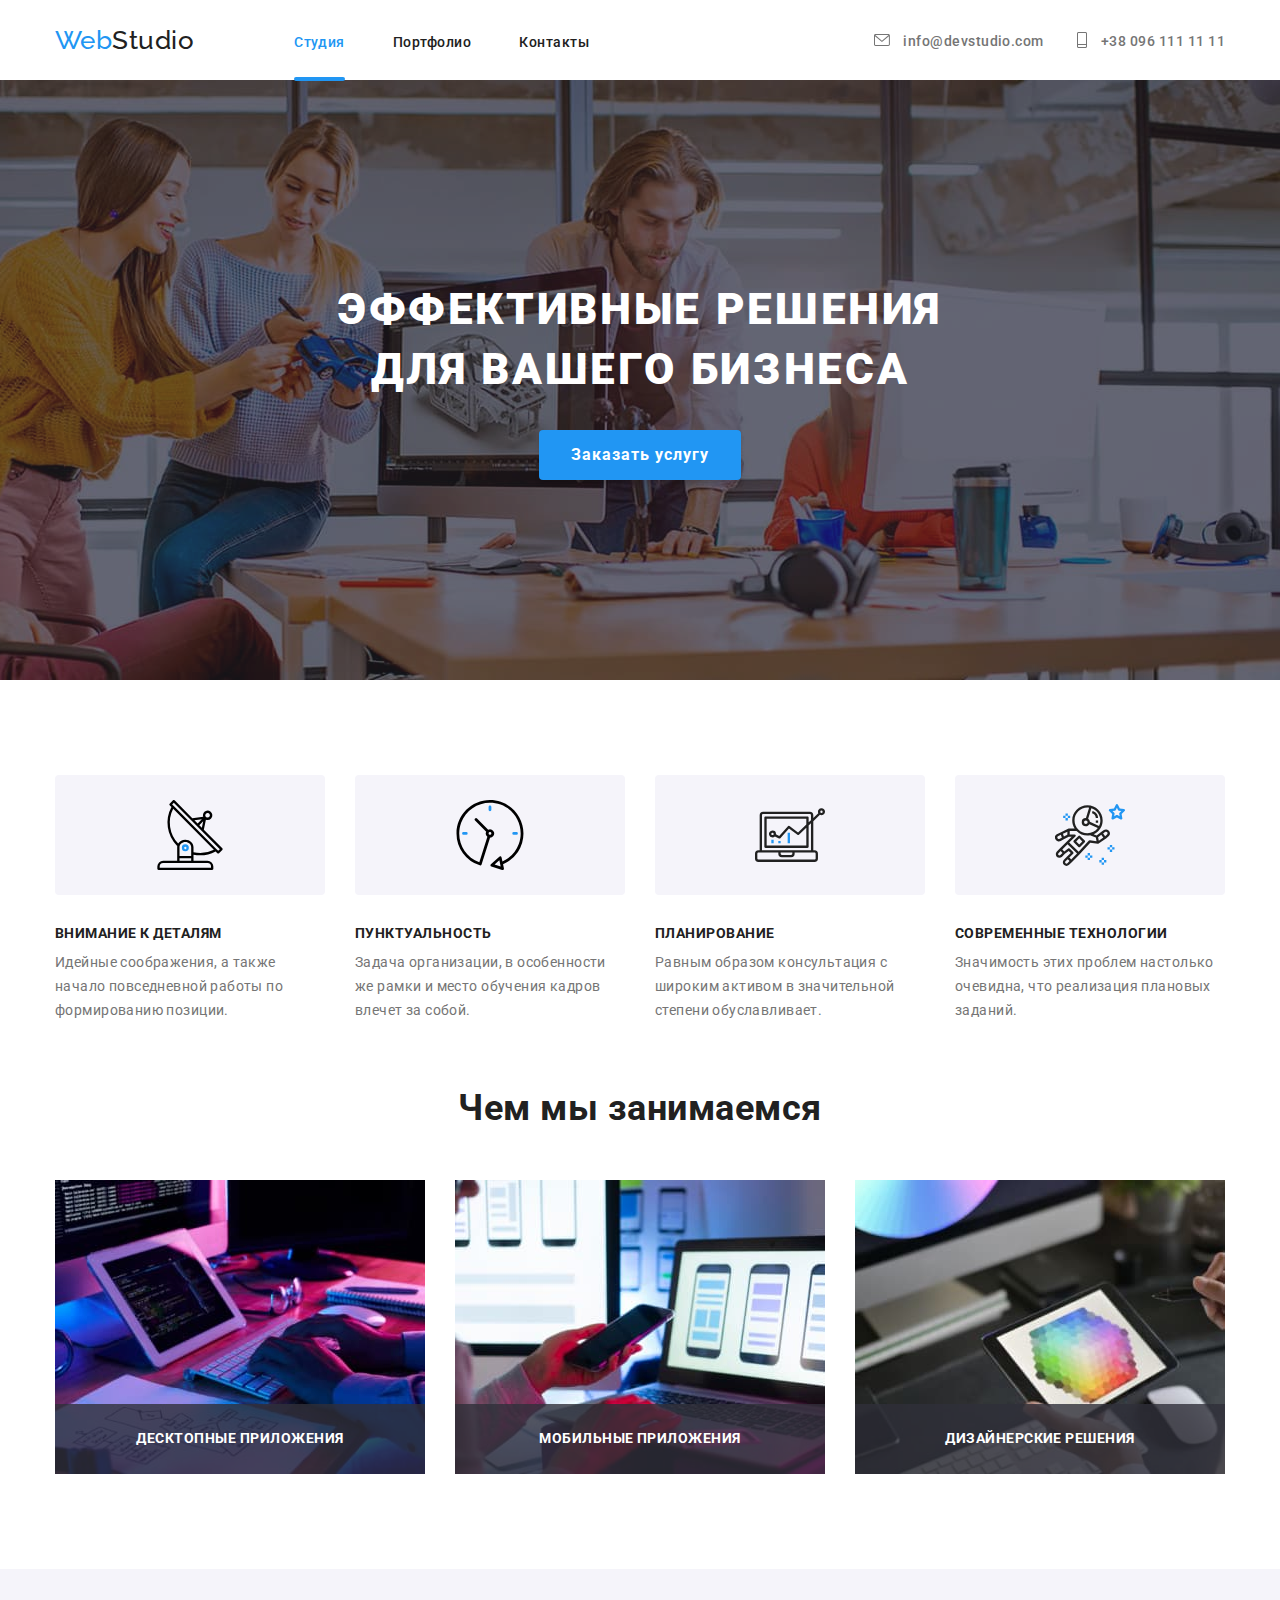
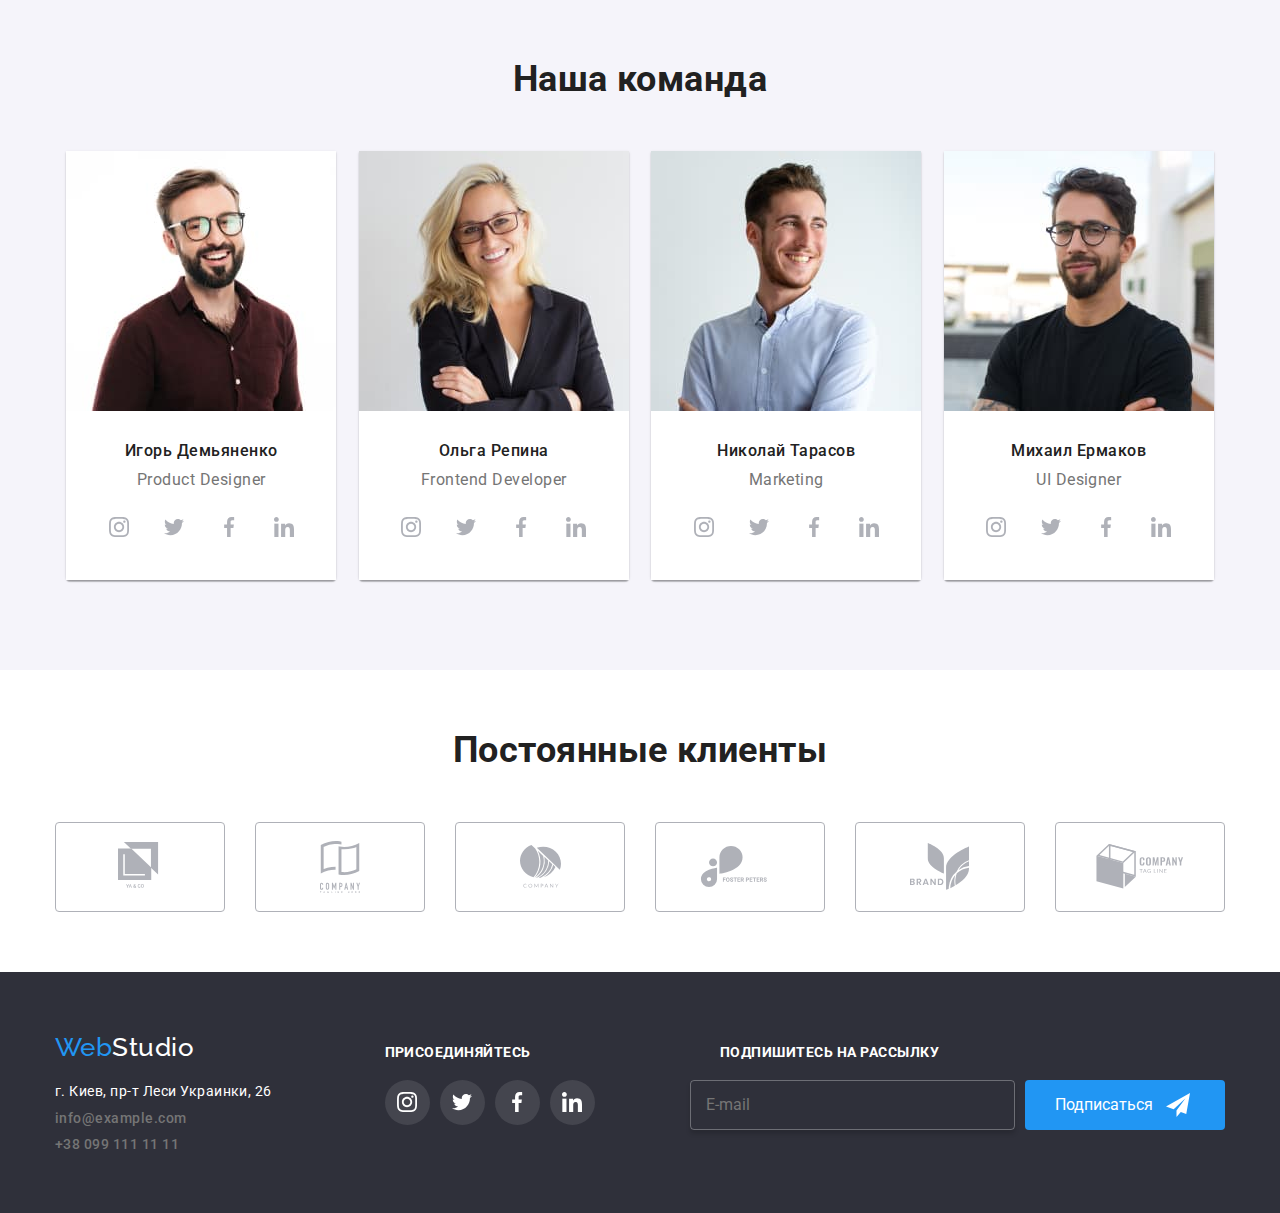
<file: index.html>
<!DOCTYPE html>
<html lang="en">
  <head>
    <meta charset="UTF-8" />
    <meta http-equiv="X-UA-Compatible" content="IE=edge" />
    <meta name="viewport" content="width=device-width, initial-scale=1.0" />
    <title>Document</title>
    <link rel="preconnect" href="https://fonts.gstatic.com" />
    <link
      href="https://fonts.googleapis.com/css2?family=Raleway:wght@700&family=Roboto:wght@400;500;700;900&display=swap"
      rel="stylesheet"
    />
    <link
      rel="stylesheet"
      href="https://cdnjs.cloudflare.com/ajax/libs/modern-normalize/1.0.0/modern-normalize.min.css"
    />
    <link rel="stylesheet" href="css/main.css" />
  </head>
  <body>
    <!-- Шапка -->
    <header class="navigation">
      <div class="container">
        <nav class="main-nav ">
          <a class="link logo" href="index.html">
            <span class="logo__highlight">Web</span>Studio
          </a>
          <ul class="menu-nav list">
            <li class="menu-nav__item">
              <a class="link menu-nav__link active" href="index.html">Студия</a></li>
            <li class="menu-nav__item">
              <a class="link menu-nav__link" href="portfolio.html">Портфолио</a>
            </li>
            <li class="menu-nav__item"><a class="link menu-nav__link" href="#">Контакты</a></li>
          </ul>
          <div class="contacts">
            <ul class="list">
              <li class="contacts__item">
                <a class="link contacts__link" href="mailto:info@devstudio.com">
                  <svg class="icon" width="16" height="12">
                    <use href="./images/icons/sprite.svg#icon-envelope"></use>
                  </svg>
                  info@devstudio.com
                </a>
              </li>
              <li class="contacts__item">
                <a class="link contacts__link" href="tel:+380961111111">
                  <svg class="icon phone" width="10" height="16">
                    <use href="./images/icons/sprite.svg#icon-telephone"></use>
                  </svg>
                  +38 096 111 11 11
                </a>
              </li>
            </ul>
          </div>
          <div id="btn-open" class="hamburger" data-menu-button>
            <span class="bar"></span>
            <span class="bar"></span>
            <span class="bar"></span>
        </div>
        </nav> 
      </div>
       <div class="menu toggle" data-menu>
        <div id="btn-close" class="hamburger toggle close__icon" data-menu-button>
          <span class="bar"></span>
          <span class="bar"></span>
          <span class="bar"></span>
        </div>
        <ul class="menu__list list">
          <li class="menu-nav__item"><a class="menu-nav__link active" href="index.html">Студия</a></li>
          <li class="menu-nav__item"><a class="menu-nav__link" href="portfolio.html">Портфолио</a></li>
          <li class="menu-nav__item"><a class="menu-nav__link" href="#">Контакты</a></li>
        </ul>
        <div class="contacts">
          <ul class="list">
            <li class="contacts__item"><a class="link contacts__link tel" href="tel:+380961111111">+38 096 111 11 11</a></li>
            <li class="contacts__item"><a class="link contacts__link email" href="mailto:info@devstudio.com">info@devstudio.com</a></li>
          </ul>
          
        </div>
        <ul class="list social-networks">
          <li><a class="" href="">Instagram</a></li>
          <li><a class="" href="">Twitter</a></li>
          <li><a class="" href="">Facebook</a></li>
          <li><a class="" href="">LinkedIn</a></li>
        </ul>
        
      </div> 
    </header> 
    <!-- Main -->
    <main>
      <section class="banner">
        <picture>
          <source srcset="./images/imgfigma/hero/hero.desktop.jpg 1x, ./images/imgfigma/hero/hero.desktop@2x.jpg 2x" media="(min-width: 1200px)" sizes="" type="image/jpg" />
          <source srcset="./images/imgfigma/hero/hero.tablet.jpg 1x, ./images/imgfigma/hero/hero.tablet@2x.jpg 2x" media="(min-width: 768px)" sizes="" type="image/jpg" />
          <source srcset="./images/imgfigma/hero/hero.mobile.jpg 1x, ./images/imgfigma/hero/hero.mobile@2x.jpg 2x" media="(max-width: 767.98px)" sizes="" type="image/jpg" />
       </picture>
        <div class="hero">
          <div class="hero-wrapper">
            <h1 class="hero__title">Эффективные решения для вашего бизнеса</h1>
            <button type="button" class="button" data-modal-open>Заказать услугу</button>
          </div>
        </div>
      </section>
      <!-- Features -->
      <section class="features">
        <div class="container">
          <ul class="list features__list">
            <li class="features__item">
              <div class="features__block">
              <svg class="icon icon-c" width="70" height="70">
                <use href="./images/icons/sprite.svg#icon-antenna"></use>
              </svg>
            </div>
              <h3 class="features__title ">Внимание к деталям</h3>
              <p class="features__text">
                Идейные соображения, а также начало повседневной работы по
                формированию позиции.
              </p>
            </li>
            <li class="features__item">
              <div class="features__block">
              <svg class="icon" width="70" height="70">
                <use href="./images/icons/sprite.svg#icon-clock"></use>
              </svg>
              </div>
              <h3 class="features__title">Пунктуальность</h3>
              <p class="features__text">
                Задача организации, в особенности же рамки и место обучения
                кадров влечет за собой.
              </p>
            </li>
            <li class="features__item">
              <div class="features__block">
              <svg class="icon" width="70" height="70">
                <use href="./images/icons/sprite.svg#icon-diagram"></use>
              </svg>
              </div>
              <h3 class="features__title">Планирование</h3>
              <p class="features__text">
                Равным образом консультация с широким активом в значительной
                степени обуславливает.
              </p>
            </li>
            <li class="features__item">
              <div class="features__block">
              <svg class="icon" width="70" height="70">
                <use href="./images/icons/sprite.svg#icon-astronaut"></use>
              </svg>
              </div>
              <h3 class="features__title">Современные технологии</h3>
              <p class="features__text">
                Значимость этих проблем настолько очевидна, что реализация
                плановых заданий.
              </p>
            </li>
          </ul>
        </div>
      </section>
        <section class="works">
        <div class="container">
          <h2 class="section-heading">Чем мы занимаемся</h2>
          <ul class="list works__list">
            <li class="works__item">
              <picture>
                <source srcset="./images/imgfigma/box/box1.jpg 1x, ./images/imgfigma/box/box1@2x.jpg 2x" media="(min-width: 1200px)" sizes="" type="" />
                <img src="./images/imgfigma/box/box1.jpg"  width="370"  height="294" alt="Проектирование"/>
              </picture>
              <div class="works__way">
                  <h3 class=" works__title works__text">Десктопные приложения</h3>
              </div>
            </li>
            <li class="works__item">
              <picture>
                <source srcset="./images/imgfigma/box/box2.jpg 1x, ./images/imgfigma/box/box2@2x.jpg 2x" media="(min-width: 1200px)" sizes="" type="" />
                <img src="./images/imgfigma/box/box2.jpg" width="370" height="294" alt="Дизайн" />
              </picture>
              <div class="works__way">
              <h3 class=" works__title works__text">Мобильные приложения</h3>
            </div>
          </li>
            <li class="works__item">
              <picture>
                <source srcset="./images/imgfigma/box/box3.jpg 1x, ./images/imgfigma/box/box3@2x.jpg 2x" media="(min-width: 1200px)" sizes="" type="" />
                <img src="./images/imgfigma/box/box3.jpg" width="370" height="294" alt="Дизайн" />
              </picture>
              <div class="works__way">
              <h3 class=" works__title works__text">Дизайнерские решения</h3>
              </div>
            </li>
          </ul>
        </div>
      </section> 
       <section class="team">
        <div class="container">
          <h2 class="section-heading">Наша команда</h2>
          <ul class="list team__list">
            <li class="team__card">
              <picture>
                <source srcset="./images/imgfigma/team/desktop/i.d.desktop.jpg 1x, ./images/imgfigma/team/desktop/i.d.desktop@2x.jpg 2x" media="(min-width: 1200px)" sizes="" type="image/jpg" />
                <source srcset="./images/imgfigma/team/tablet/i.d.tablet.jpg 1x, ./images/imgfigma/team/tablet/i.d.tablet@2x.jpg 2x" media="(min-width: 768px)" sizes="" type="image/jpg" />
                <source srcset="./images/imgfigma/team/mobile/i.d.mobile.jpg 1x, ./images/imgfigma/team/mobile/i.d.mobile@2x.jpg 2x" media="(max-width: 767.98px)" sizes="" type="image/jpg" />
                <img src="./images/photo1.jpg" alt="Игорь Демьяненко" /> 
              </picture>
              <div class="team__body">
                <h3 class="person">Игорь Демьяненко</h3>
                <p class="team__item">Product Designer</p>
                <ul class="list social-icons flex-container">
                  <li class="social-icons__item">
                    <a
                      href=""
                      class="social-icons__link"
                      target="_blank"
                      rel="noopener noreferrer"
                    >
                      <svg class="icon">
                        <use
                          href="./images/icons/sprite.svg#icon-instagram"
                        ></use>
                      </svg>
                    </a>
                  </li>
                  <li class="social-icons__item">
                    <a
                      href=""
                      class="social-icons__link"
                      target="_blank"
                      rel="noopener noreferrer"
                    >
                      <svg class="icon">
                        <use
                          href="./images/icons/sprite.svg#icon-twitter"
                        ></use>
                      </svg>
                    </a>
                  </li>
                  <li class="social-icons__item">
                    <a
                      href=""
                      class="social-icons__link"
                      target="_blank"
                      rel="noopener noreferrer"
                    >
                      <svg class="icon">
                        <use
                          href="./images/icons/sprite.svg#icon-facebook"
                        ></use>
                      </svg>
                    </a>
                  </li>
                  <li class="social-icons__item">
                    <a
                      href=""
                      class="social-icons__link"
                      target="_blank"
                      rel="noopener noreferrer"
                    >
                      <svg class="icon">
                        <use
                          href="./images/icons/sprite.svg#icon-linkedin"
                        ></use>
                      </svg>
                    </a>
                  </li>
                </ul>
              </div>
            </li>
            <li class="team__card">
              <picture>
                <source srcset="./images/imgfigma/team/desktop/o.r.desktop.jpg 1x, ./images/imgfigma/team/desktop/o.r.desktop@2x.jpg 2x" media="(min-width: 1200px)" sizes="" type="image/jpg" />
                <source srcset="./images/imgfigma/team/tablet/o.r.tablet.jpg 1x, ./images/imgfigma/team/tablet/o.r.tablet@2x.jpg 2x" media="(min-width: 768px)" sizes="" type="image/jpg" />
                <source srcset="./images/imgfigma/team/mobile/o.r.mobile.jpg 1x, ./images/imgfigma/team/mobile/o.r.mobile@2x.jpg 2x" media="(max-width: 767.98px)" sizes="" type="image/jpg" />
              <img src="./images/photo2.jpg" alt="Ольга Репина" />
              </picture>
              <div class="team__body">
                <h3 class="person">Ольга Репина</h3>
                <p class="team__item">Frontend Developer</p>
                <ul class="list social-icons flex-container">
                  <li class="social-icons__item">
                    <a
                      href=""
                      class="social-icons__link"
                      target="_blank"
                      rel="noopener noreferrer"
                    >
                      <svg class="icon">
                        <use
                          href="./images/icons/sprite.svg#icon-instagram"
                        ></use>
                      </svg>
                    </a>
                  </li>
                  <li class="social-icons__item">
                    <a
                      href=""
                      class="social-icons__link"
                      target="_blank"
                      rel="noopener noreferrer"
                    >
                      <svg class="icon">
                        <use
                          href="./images/icons/sprite.svg#icon-twitter"
                        ></use>
                      </svg>
                    </a>
                  </li>
                  <li class="social-icons__item">
                    <a
                      href=""
                      class="social-icons__link"
                      target="_blank"
                      rel="noopener noreferrer"
                    >
                      <svg class="icon">
                        <use
                          href="./images/icons/sprite.svg#icon-facebook"
                        ></use>
                      </svg>
                    </a>
                  </li>
                  <li class="social-icons__item">
                    <a
                      href=""
                      class="social-icons__link"
                      target="_blank"
                      rel="noopener noreferrer"
                    >
                      <svg class="icon">
                        <use
                          href="./images/icons/sprite.svg#icon-linkedin"
                        ></use>
                      </svg>
                    </a>
                  </li>
                </ul>
              </div>
            </li>
            <li class="team__card">
              <picture>
                <source srcset="./images/imgfigma/team/desktop/n.t.desktop.jpg 1x, ./images/imgfigma/team/desktop/n.t.desktop@2x.jpg 2x" media="(min-width: 1200px)" sizes="" type="image/jpg" />
                <source srcset="./images/imgfigma/team/tablet/n.t.tablet.jpg 1x, ./images/imgfigma/team/tablet/n.t.tablet@2x.jpg 2x" media="(min-width: 768px)" sizes="" type="image/jpg" />
                <source srcset="./images/imgfigma/team/mobile/n.t.mobile.jpg 1x, ./images/imgfigma/team/mobile/n.t.mobile@2x.jpg 2x" media="(max-width: 767.98px)" sizes="" type="image/jpg" />
              <img src="./images/photo3.jpg" alt="Николай Тарасов" />
             </picture>
              <div class="team__body">
                <h3 class="person">Николай Тарасов</h3>
                <p class="team__item">Marketing</p>
                <ul class="list social-icons flex-container">
                  <li class="social-icons__item">
                    <a
                      href=""
                      class="social-icons__link"
                      target="_blank"
                      rel="noopener noreferrer"
                    >
                      <svg class="icon">
                        <use
                          href="./images/icons/sprite.svg#icon-instagram"
                        ></use>
                      </svg>
                    </a>
                  </li>
                  <li class="social-icons__item">
                    <a
                      href=""
                      class="social-icons__link"
                      target="_blank"
                      rel="noopener noreferrer"
                    >
                      <svg class="icon">
                        <use
                          href="./images/icons/sprite.svg#icon-twitter"
                        ></use>
                      </svg>
                    </a>
                  </li>
                  <li class="social-icons__item">
                    <a
                      href=""
                      class="social-icons__link"
                      target="_blank"
                      rel="noopener noreferrer"
                    >
                      <svg class="icon">
                        <use
                          href="./images/icons/sprite.svg#icon-facebook"
                        ></use>
                      </svg>
                    </a>
                  </li>
                  <li class="social-icons__item">
                    <a
                      href=""
                      class="social-icons__link"
                      target="_blank"
                      rel="noopener noreferrer"
                    >
                      <svg class="icon">
                        <use
                          href="./images/icons/sprite.svg#icon-linkedin"
                        ></use>
                      </svg>
                    </a>
                  </li>
                </ul>
              </div>
            </li>
            <li class="team__card">
              <picture>
                <source srcset="./images/imgfigma/team/desktop/m.e.desktop.jpg 1x, ./images/imgfigma/team/desktop/m.e.desktop@2x.jpg 2x" media="(min-width: 1200px)" sizes="" type="image/jpg" />
                <source srcset="./images/imgfigma/team/tablet/m.e.tablet.jpg 1x, ./images/imgfigma/team/tablet/m.e.tablet@2x.jpg 2x" media="(min-width: 768px)" sizes="" type="image/jpg" />
                <source srcset="./images/imgfigma/team/mobile/m.e.mobile.jpg 1x, ./images/imgfigma/team/mobile/m.e.mobile@2x.jpg 2x" media="(max-width: 767.98px)" sizes="" type="image/jpg" />
                <img src="./images/photo4.jpg" alt="Михаил Ермаков" />
             </picture>
              <div class="team__body">
                <h3 class="person">Михаил Ермаков</h3>
                <p class="team__item">UI Designer</p>
                <ul class="list social-icons flex-container">
                  <li class="social-icons__item">
                    <a
                      href=""
                      class="social-icons__link"
                      target="_blank"
                      rel="noopener noreferrer"
                    >
                      <svg class="icon">
                        <use
                          href="./images/icons/sprite.svg#icon-instagram"
                        ></use>
                      </svg>
                    </a>
                  </li>
                  <li class="social-icons__item">
                    <a
                      href=""
                      class="social-icons__link"
                      target="_blank"
                      rel="noopener noreferrer"
                    >
                      <svg class="icon">
                        <use
                          href="./images/icons/sprite.svg#icon-twitter"
                        ></use>
                      </svg>
                    </a>
                  </li>
                  <li class="social-icons__item">
                    <a
                      href=""
                      class="social-icons__link"
                      target="_blank"
                      rel="noopener noreferrer"
                    >
                      <svg class="icon">
                        <use
                          href="./images/icons/sprite.svg#icon-facebook"
                        ></use>
                      </svg>
                    </a>
                  </li>
                  <li class="social-icons__item">
                    <a
                      href=""
                      class="social-icons__link"
                      target="_blank"
                      rel="noopener noreferrer"
                    >
                      <svg class="icon">
                        <use
                          href="./images/icons/sprite.svg#icon-linkedin"
                        ></use>
                      </svg>
                    </a>
                  </li>
                </ul>
              </div>
            </li>
          </ul>
        </div>
      </section>
       <section class="customers">
        <div class="container">
          <h2 class="section-heading">Постоянные клиенты</h2>
          <ul class="list customer__list">
            <li class="customer__item">
              <a
                href=""
                class="customer__link"
                target="_blank"
                rel="noopener noreferrer"
              >
                <svg class="icon" width="44" height="49">
                  <use href="./images/icons/sprite.svg#icon-company1"></use>
                </svg>
              </a>
            </li>
            <li class="customer__item">
              <a
                href=""
                class="customer__link"
                target="_blank"
                rel="noopener noreferrer"
              >
                <svg class="icon" width="40" height="52">
                  <use href="./images/icons/sprite.svg#icon-company2"></use>
                </svg>
              </a>
            </li>
            <li class="customer__item">
              <a
                href=""
                class="customer__link"
                target="_blank"
                rel="noopener noreferrer"
              >
                <svg class="icon" width="41" height="43">
                  <use href="./images/icons/sprite.svg#icon-company3"></use>
                </svg>
              </a>
            </li>
            <li class="customer__item">
              <a
                href=""
                class="customer__link"
                target="_blank"
                rel="noopener noreferrer"
              >
                <svg class="icon" width="80" height="42">
                  <use href="./images/icons/sprite.svg#icon-company4"></use>
                </svg>
              </a>
            </li>
            <li class="customer__item">
              <a
                href=""
                class="customer__link"
                target="_blank"
                rel="noopener noreferrer"
              >
                <svg class="icon" width="59" height="47">
                  <use href="./images/icons/sprite.svg#icon-company5"></use>
                </svg>
              </a>
            </li>
            <li class="customer__item">
              <a
                href=""
                class="customer__link"
                target="_blank"
                rel="noopener noreferrer"
              >
                <svg class="icon" width="88" height="45">
                  <use href="./images/icons/sprite.svg#icon-company6"></use>
                </svg>
              </a>
            </li>
          </ul>

        </div>
      </section>
    </main> 
    <!-- Подвал -->
     <footer class="footer">
       
      <div class="container">
        <div class="footer__blocks">
          <div class="contacts__logo">
            <a class="link logo" href="index.html">
              <span class="logo__highlight">Web</span>Studio
            </a>
            <address>
              <p class="footer__contacts">г. Киев, пр-т Леси Украинки, 26</p>
              <ul class="list">
                <li class="footer__contacts">
                  <a class="link footer__contacts-grey" href="mailto:info@example.com"
                    >info@example.com</a
                  >
                </li>
                <li class="footer__contacts ">
                  <a class="link footer__contacts-grey" href="tel:+380991111111">+38 099 111 11 11</a>
                </li>
              </ul>
            </address>
          </div>
          <div class="join-social-links">
            <h3 class="subscription__text">Присоединяйтесь</h3>
            <ul class="list flex-container social-icons">
              <li class="social-icons__item">
                <a
                  href=""
                  class="social-icons__link"
                  target="_blank"
                  rel="noopener noreferrer"
                >
                  <svg class="icon">
                    <use href="./images/icons/sprite.svg#icon-instagram"></use>
                  </svg>
                </a>
              </li>
              <li class="social-icons__item">
                <a
                  href=""
                  class="social-icons__link"
                  target="_blank"
                  rel="noopener noreferrer"
                >
                  <svg class="icon">
                    <use href="./images/icons/sprite.svg#icon-twitter"></use>
                  </svg>
                </a>
              </li>
              <li class="social-icons__item">
                <a
                  href=""
                  class="social-icons__link"
                  target="_blank"
                  rel="noopener noreferrer"
                >
                  <svg class="icon">
                    <use href="./images/icons/sprite.svg#icon-facebook"></use>
                  </svg>
                </a>
              </li>
              <li class="social-icons__item">
                <a
                  href=""
                  class="social-icons__link"
                  target="_blank"
                  rel="noopener noreferrer"
                >
                  <svg class="icon">
                    <use href="./images/icons/sprite.svg#icon-linkedin"></use>
                  </svg>
                </a>
              </li>
            </ul>
          </div>
            <div class="subscription">
            <h3 class="subscription__text">Подпишитесь на рассылку</h3>
            <form class="subscription__form">
            <input class="subscription__input" type="text" name="email" placeholder="E-mail">
            <div class="footer-icon">
            <button class="subscription__button" type="submit">Подписаться</button>
            <svg class="form-button-icon" width="24" height="24">
              <use href="./images/icons/sprite.svg#icon-send-telegramm"></use>
            </svg>
          </div>
            </form>
          </div> 
        </div>
      </div>
    </footer>
    <!-- <img src="./images/svg/satellite-dish.svg" alt="icon" /> -->
    <div class="backdrop is-hidden" data-modal>
      <div class="modal" >
        <button type="button" class="modal-button"  data-modal-close>
          <svg class="modal-icon-close" width="18" height="18"> 
            <use href="./images/icons/sprite.svg#icon-close"></use>
          </svg>
        </button>
          <p class="modal__title">Оставьте свои данные, мы вам перезвоним</p> 
          <form class="form" autocomplete="on">
            <div class="form-container">
            <div class="form__group">
              <label for="name" class="form__label">Имя</label>
              <input class="form__input" type="text" name="name" id="name" required="">
              <svg class="modal__icon" width="18" height="18">
                <use href="./images/icons/sprite.svg#icon-person"></use>
              </svg>
            </div>
           <div class="form__group">
            <label for="tel" class="form__label">Телефон</label>
            <input class="form__input" type="text" name="tel" id="tel" required="">
            <svg class="modal__icon" width="18" height="18">
              <use href="./images/icons/sprite.svg#icon-tel"></use>
            </svg>
           </div>
            <div class="form__group">
              <label for="email" class="form__label">Почта</label>
              <input class="form__input" type="text" name="email" id="email" required="">
              <svg class="modal__icon" width="18" height="18">
                <use href="./images/icons/sprite.svg#icon-email"></use>
              </svg>
            </div>
            <div class="form__group">
              <label for="comments" class="form__label">Комментарий</label>
              <textarea class="form__comments" name="comment" id="comments" 
              cols="30" rows="4" spellcheck="false" placeholder="Введите текст"></textarea>
            </div>
              <input type="checkbox" class="custom-checkbox" name="check" value="accepted" id="contract" required="">
              <label class="checkbox-label" for="contract"><p>Соглашаюсь с рассылкой и принимаю <a class="contract-link" href="#" target="_blank" rel="noopener noreferrer">Условия договора</a></p>
            </label>
          </div>
           <button class="modal__button-send" type="submit">Отправить</button>
          </form> 
      </div>
    </div>
    <script src="./js/menu.js"></script>
    <script src="./js/modal.js"></script>
  </body>
</html>
</file>
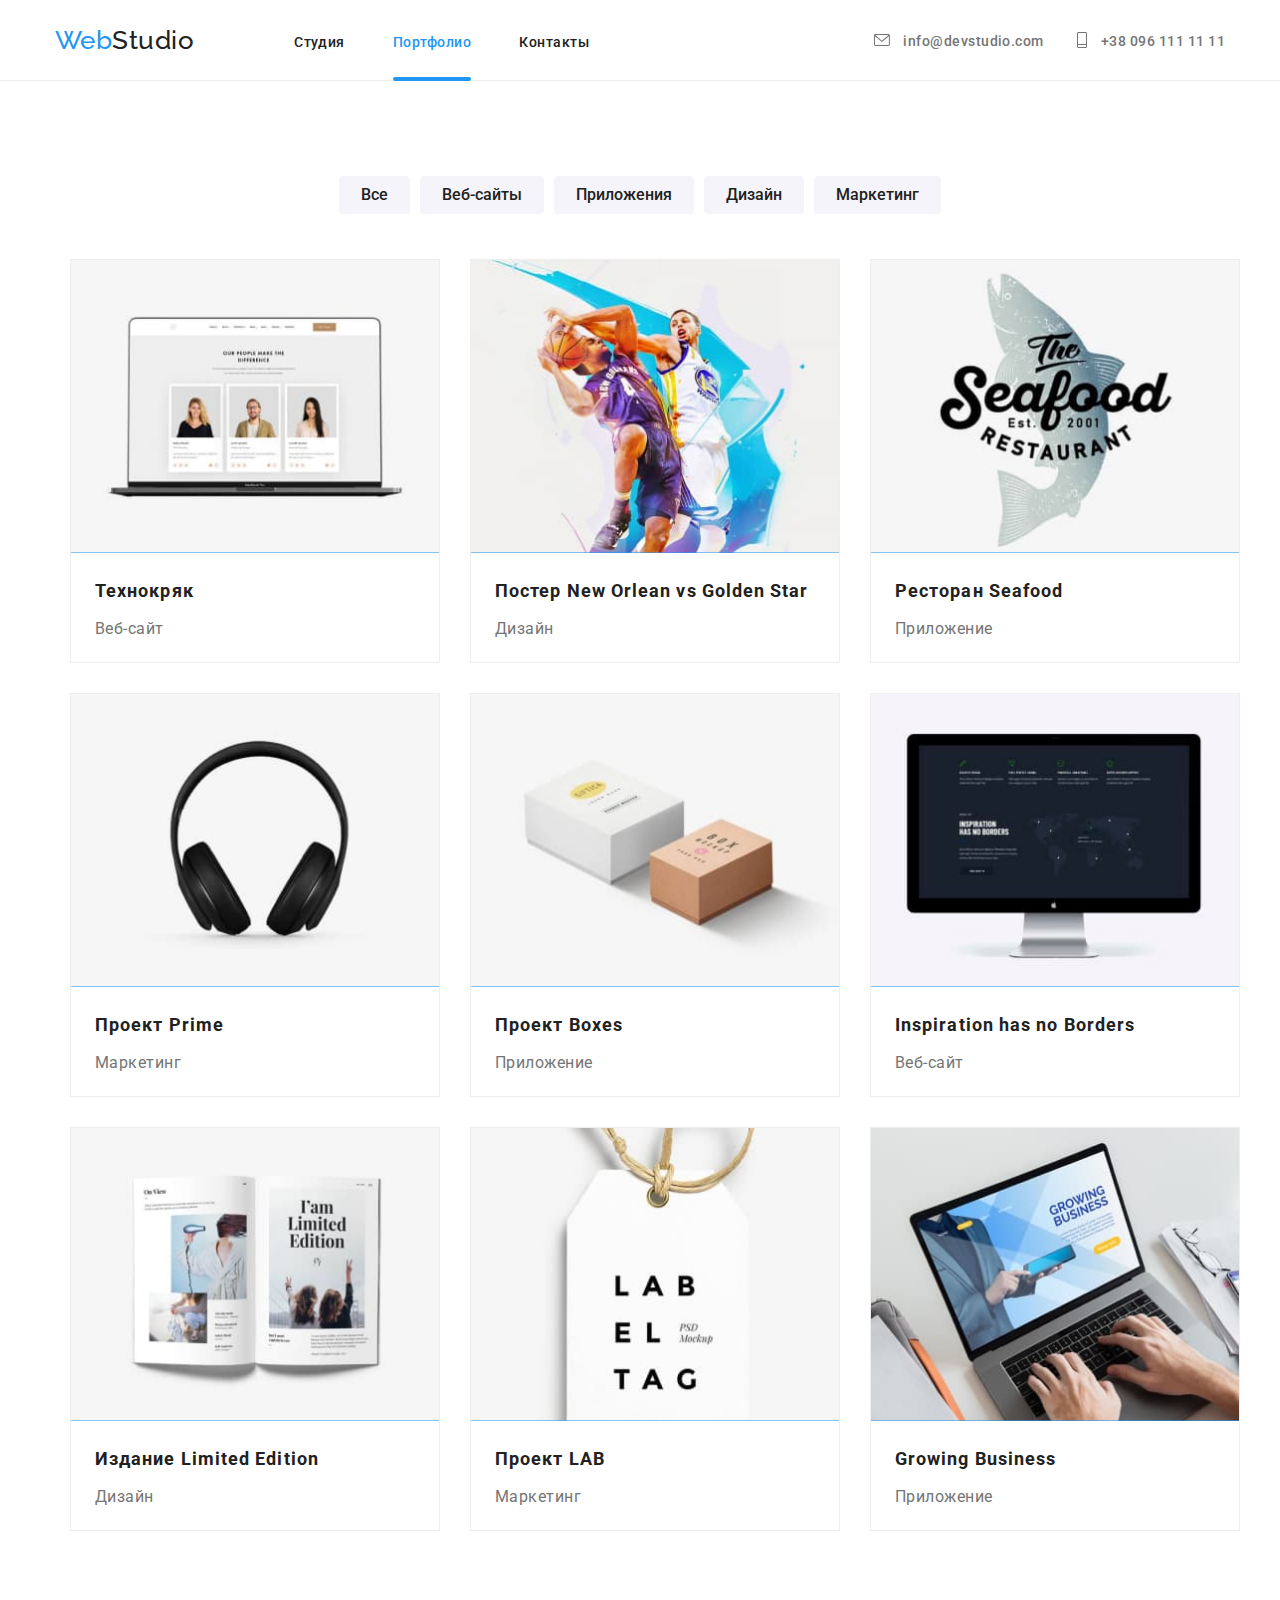
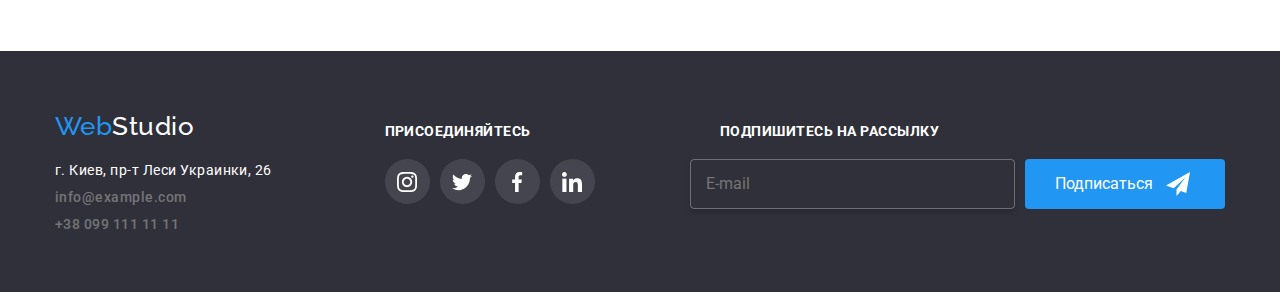
<file: portfolio.html>
<!DOCTYPE html>
<html lang="en">
  <head>
    <meta charset="UTF-8" />
    <meta http-equiv="X-UA-Compatible" content="IE=edge" />
    <meta name="viewport" content="width=device-width, initial-scale=1.0" />
    <meta name="description" content="This site for home tasks" />
    <title>Portfolio</title>
    <link rel="preconnect" href="https://fonts.gstatic.com" />
    <link
      href="https://fonts.googleapis.com/css2?family=Raleway:wght@700&family=Roboto:wght@400;500;700;900&display=swap"
      rel="stylesheet"
    />
    <link
      rel="stylesheet"
      href="https://cdnjs.cloudflare.com/ajax/libs/modern-normalize/1.0.0/modern-normalize.min.css"
    />
    <link rel="stylesheet" href="css/main.css" />
  </head>
  <body>
    <header class="navigation">
      <div class="container">
        <nav class="main-nav">
          <a class="link logo" href="index.html">
            <span class="logo__highlight">Web</span>Studio
          </a>
          <ul class="menu-nav list">
            <li class="menu-nav__item">
              <a class="link menu-nav__link" href="index.html">Студия</a></li>
            <li class="menu-nav__item">
              <a class="link menu-nav__link active" href="portfolio.html">Портфолио</a>
            </li>
            <li class="menu-nav__item"><a class="link menu-nav__link" href="#">Контакты</a></li>
          </ul>
          <div class="contacts">
            <ul class="list">
              <li class="contacts__item">
                <a class="link contacts__link" href="mailto:info@devstudio.com">
                  <svg class="icon" width="16" height="12">
                    <use href="./images/icons/sprite.svg#icon-envelope"></use>
                  </svg>
                  info@devstudio.com
                </a>
              </li>
              <li class="contacts__item">
                <a class="link contacts__link" href="tel:+380961111111">
                  <svg class="icon phone" width="10" height="16">
                    <use href="./images/icons/sprite.svg#icon-telephone"></use>
                  </svg>
                  +38 096 111 11 11
                </a>
              </li>
            </ul>
          </div>
          <div id="btn-open" class="hamburger" data-menu-button>
            <span class="bar"></span>
            <span class="bar"></span>
            <span class="bar"></span>
        </div>
        </nav> 
      </div>
      <div class="h-line"></div>
       <div class="menu toggle" data-menu>
        <div id="btn-close" class="hamburger toggle close__icon" data-menu-button>
          <span class="bar"></span>
          <span class="bar"></span>
          <span class="bar"></span>
        </div>
        <ul class="menu__list list">
          <li class="menu-nav__item"><a class="menu-nav__link active" href="index.html">Студия</a></li>
          <li class="menu-nav__item"><a class="menu-nav__link" href="portfolio.html">Портфолио</a></li>
          <li class="menu-nav__item"><a class="menu-nav__link" href="#">Контакты</a></li>
        </ul>
        <div class="contacts">
          <ul class="list">
            <li class="contacts__item"><a class="link contacts__link tel" href="tel:+380961111111">+38 096 111 11 11</a></li>
            <li class="contacts__item"><a class="link contacts__link email" href="mailto:info@devstudio.com">info@devstudio.com</a></li>
          </ul>
          
        </div>
        <ul class="list social-networks">
          <li><a class="" href="">Instagram</a></li>
          <li><a class="" href="">Twitter</a></li>
          <li><a class="" href="">Facebook</a></li>
          <li><a class="" href="">LinkedIn</a></li>
        </ul>
        
      </div> 
    </header> 
    <main>
      <section class="main-section">
      <div class="container">
        <section class="secondary-nav ">
          <ul class="site-nav list button-item">
            <li class="site-nav__item">
              <button type="button" class="filter-btn">Все</button>
            </li>
            <li class="site-nav__item">
              <button type="button" class="filter-btn">Веб-сайты</button>
            </li>
            <li class="site-nav__item">
              <button type="button" class="filter-btn">Приложения</button>
            </li>
            <li class="site-nav__item">
              <button type="button" class="filter-btn">Дизайн</button>
            </li>
            <li class="site-nav__item">
              <button type="button" class="filter-btn">Маркетинг</button>
            </li>
          </ul>
        </section>
        <section>
          <h2 class="section-heading__portfolio">Портфолио</h2>
          <ul class="list grid">
            <li class="grid__item">
              <a href="#">
                <div class="business-card">
                  <div class="card-overlay">
                    <picture>
                      <source srcset="./images/imgfigma/portfolio/desktop/portfoliolink1desktop.jpg 1x, ./images/imgfigma/portfolio/desktop/portfoliolink1desktop@2x.jpg 2x" media="(min-width: 1200px)" sizes="" type="image/jpg" />
                      <source srcset="./images/imgfigma/portfolio/tablet/portfoliolink1tablet.jpg 1x, ./images/imgfigma/portfolio/tablet/portfoliolink1tablet.jpg  2x" media="(min-width: 768px)" sizes="" type="image/jpg" />
                      <source srcset="./images/imgfigma/portfolio/mobile/portfoliolink1mobile.jpg 1x, ./images/imgfigma/portfolio/mobile/portfoliolink1mobile.jpg2x" media="(max-width: 767.98px)" sizes="" type="image/jpg" />
                      <img src="./images/example1.jpg" alt="Сотрудники" />
                   </picture>
                    <div class="card-overlay-text">
                      <p>Технокряк это современная площадка распространения коронавируса. Компании используют эту платформу для цифрового шпионажа и атак на защищённые сервера конкурентов.</p>
                    </div>
                  </div>
                  <div class="card-info">
                    <h3 class="portfolio card-info__title">Технокряк</h3>
                    <p class="card-info__text">Веб-сайт</p>
                  </div>
                </div>
              </a>
            </li>
            <li class="grid__item">
              <a href="#">
                <div class="business-card">
                  <div class="card-overlay">
                    <picture>
                      <source srcset="./images/imgfigma/portfolio/desktop/portfoliolink2desktop.jpg 1x, ./images/imgfigma/portfolio/desktop/portfoliolink2desktop@2x.jpg 2x" media="(min-width: 1200px)" sizes="" type="image/jpg" />
                      <source srcset="./images/imgfigma/portfolio/tablet/portfoliolink2tablet.jpg 1x, ./images/imgfigma/portfolio/tablet/portfoliolink2tablet.jpg  2x" media="(min-width: 768px)" sizes="" type="image/jpg" />
                      <source srcset="./images/imgfigma/portfolio/mobile/portfoliolink2mobile.jpg 1x, ./images/imgfigma/portfolio/mobile/portfoliolink2mobile.jpg2x" media="(max-width: 767.98px)" sizes="" type="image/jpg" />
                      <img src="./images/example2.jpg" alt="Дизайн" />
                   </picture>
                  <div class="card-overlay-text">
                    <!-- <p>Технокряк это современная площадка распространения коронавируса. Компании используют эту платформу для цифрового шпионажа и атак на защищённые сервера конкурентов.</p> -->
                  </div>
                </div>
                  <div class="card-info">
                    <h3 class="card-info__title">Постер New Orlean vs Golden Star
                    </h3>
                    <p class="card-info__text">Дизайн</p>
                  </div>
                </div>
              </a>
            </li>
            <li class="grid__item">
              <a href="#">
                <div class="business-card">
                  <div class="card-overlay">
                    <picture>
                      <source srcset="./images/imgfigma/portfolio/desktop/portfoliolink3desktop.jpg 1x, ./images/imgfigma/portfolio/desktop/portfoliolink3desktop@2x.jpg 2x" media="(min-width: 1200px)" sizes="" type="image/jpg" />
                      <source srcset="./images/imgfigma/portfolio/tablet/portfoliolink3tablet.jpg 1x, ./images/imgfigma/portfolio/tablet/portfoliolink3tablet.jpg  2x" media="(min-width: 768px)" sizes="" type="image/jpg" />
                      <source srcset="./images/imgfigma/portfolio/mobile/portfoliolink3mobile.jpg 1x, ./images/imgfigma/portfolio/mobile/portfoliolink3mobile.jpg2x" media="(max-width: 767.98px)" sizes="" type="image/jpg" />
                      <img src="./images/example3.jpg" alt="Приложение" />
                   </picture>
                    <div class="card-overlay-text">
                      <!-- <p>Технокряк это современная площадка распространения коронавируса. Компании используют эту платформу для цифрового шпионажа и атак на защищённые сервера конкурентов.</p> -->
                    </div>
                  </div>
                  <div class="card-info">
                    <h3 class="portfolio card-info__title">Ресторан Seafood</h3>
                    <p class="card-info__text">Приложение</p>
                  </div>
                </div>
              </a>
            </li>
            <li class="grid__item">
              <a href="#">
                <div class="business-card">
                  <div class="card-overlay">
                    <picture>
                      <source srcset="./images/imgfigma/portfolio/desktop/portfoliolink4desktop.jpg 1x, ./images/imgfigma/portfolio/desktop/portfoliolink4desktop@2x.jpg 2x" media="(min-width: 1200px)" sizes="" type="image/jpg" />
                      <source srcset="./images/imgfigma/portfolio/tablet/portfoliolink4tablet.jpg 1x, ./images/imgfigma/portfolio/tablet/portfoliolink4tablet.jpg  2x" media="(min-width: 768px)" sizes="" type="image/jpg" />
                      <source srcset="./images/imgfigma/portfolio/mobile/portfoliolink4mobile.jpg 1x, ./images/imgfigma/portfolio/mobile/portfoliolink4mobile.jpg2x" media="(max-width: 767.98px)" sizes="" type="image/jpg" />
                      <img src="./images/example4.jpg" alt="Маркетинг" />
                   </picture>
                    <div class="card-overlay-text">
                      <!-- <p>Технокряк это современная площадка распространения коронавируса. Компании используют эту платформу для цифрового шпионажа и атак на защищённые сервера конкурентов.</p> -->
                    </div>
                  </div>
                  <div class="card-info">
                    <h3 class="portfolio card-info__title">Проект Prime</h3>
                    <p class="card-info__text">Маркетинг</p>
                  </div>
                </div>
              </a>
            </li>
            <li class="grid__item">
              <a href="">
                <div class="business-card">
                  <div class="card-overlay">
                    <picture>
                      <source srcset="./images/imgfigma/portfolio/desktop/portfoliolink5desktop.jpg 1x, ./images/imgfigma/portfolio/desktop/portfoliolink5desktop@2x.jpg 2x" media="(min-width: 1200px)" sizes="" type="image/jpg" />
                      <source srcset="./images/imgfigma/portfolio/tablet/portfoliolink5tablet.jpg 1x, ./images/imgfigma/portfolio/tablet/portfoliolink5tablet.jpg  2x" media="(min-width: 768px)" sizes="" type="image/jpg" />
                      <source srcset="./images/imgfigma/portfolio/mobile/portfoliolink5mobile.jpg 1x, ./images/imgfigma/portfolio/mobile/portfoliolink5mobile.jpg2x" media="(max-width: 767.98px)" sizes="" type="image/jpg" />
                      <img src="./images/example5.jpg" alt="Приложение" />
                   </picture>
                    <div class="card-overlay-text">
                      <!-- <p>Технокряк это современная площадка распространения коронавируса. Компании используют эту платформу для цифрового шпионажа и атак на защищённые сервера конкурентов.</p> -->
                    </div>
                  </div>
                  <div class="card-info">
                    <h3 class="portfolio card-info__title">Проект Boxes</h3>
                    <p class="card-info__text">Приложение</p>
                  </div>
                </div>
              </a>
            </li>
            <li class="grid__item">
              <a href="#">
                <div class="business-card">
                  <div class="card-overlay">
                    <picture>
                      <source srcset="./images/imgfigma/portfolio/desktop/portfoliolink6desktop.jpg 1x, ./images/imgfigma/portfolio/desktop/portfoliolink6desktop@2x.jpg 2x" media="(min-width: 1200px)" sizes="" type="image/jpg" />
                      <source srcset="./images/imgfigma/portfolio/tablet/portfoliolink6tablet.jpg 1x, ./images/imgfigma/portfolio/tablet/portfoliolink6tablet.jpg  2x" media="(min-width: 768px)" sizes="" type="image/jpg" />
                      <source srcset="./images/imgfigma/portfolio/mobile/portfoliolink6mobile.jpg 1x, ./images/imgfigma/portfolio/mobile/portfoliolink6mobile.jpg2x" media="(max-width: 767.98px)" sizes="" type="image/jpg" />
                      <img src="./images/example6.jpg" alt="Веб-сайт" />
                   </picture>
                    <div class="card-overlay-text">
                      <!-- <p>Технокряк это современная площадка распространения коронавируса. Компании используют эту платформу для цифрового шпионажа и атак на защищённые сервера конкурентов.</p> -->
                    </div>
                  </div>
                  <div class="card-info">
                    <h3 class="portfolio card-info__title">
                      Inspiration has no Borders
                    </h3>
                    <p class="card-info__text">Веб-сайт</p>
                  </div>
                </div>
              </a>
            </li>
            <li class="grid__item">
              <a href="#">
                <div class="business-card">
                  <div class="card-overlay">
                    <picture>
                      <source srcset="./images/imgfigma/portfolio/desktop/portfoliolink7desktop.jpg 1x, ./images/imgfigma/portfolio/desktop/portfoliolink7desktop@2x.jpg 2x" media="(min-width: 1200px)" sizes="" type="image/jpg" />
                      <source srcset="./images/imgfigma/portfolio/tablet/portfoliolink7tablet.jpg 1x, ./images/imgfigma/portfolio/tablet/portfoliolink7tablet.jpg  2x" media="(min-width: 768px)" sizes="" type="image/jpg" />
                      <source srcset="./images/imgfigma/portfolio/mobile/portfoliolink7mobile.jpg 1x, ./images/imgfigma/portfolio/mobile/portfoliolink7mobile.jpg2x" media="(max-width: 767.98px)" sizes="" type="image/jpg" />
                      <img src="./images/example7.jpg" alt="Дизайн" />
                   </picture>
                    <div class="card-overlay-text">
                      <!-- <p>Технокряк это современная площадка распространения коронавируса. Компании используют эту платформу для цифрового шпионажа и атак на защищённые сервера конкурентов.</p> -->
                    </div>
                  </div>
                  <div class="card-info">
                    <h3 class="portfolio card-info__title">
                      Издание Limited Edition
                    </h3>
                    <p class="card-info__text">Дизайн</p>
                  </div>
                </div>
              </a>
            </li>
            <li class="grid__item">
              <a href="#">
                <div class="business-card">
                  <div class="card-overlay">
                    <picture>
                      <source srcset="./images/imgfigma/portfolio/desktop/portfoliolink8desktop.jpg 1x, ./images/imgfigma/portfolio/desktop/portfoliolink8desktop@2x.jpg 2x" media="(min-width: 1200px)" sizes="" type="image/jpg" />
                      <source srcset="./images/imgfigma/portfolio/tablet/portfoliolink8tablet.jpg 1x, ./images/imgfigma/portfolio/tablet/portfoliolink8tablet.jpg  2x" media="(min-width: 768px)" sizes="" type="image/jpg" />
                      <source srcset="./images/imgfigma/portfolio/mobile/portfoliolink8mobile.jpg 1x, ./images/imgfigma/portfolio/mobile/portfoliolink8mobile.jpg2x" media="(max-width: 767.98px)" sizes="" type="image/jpg" />
                      <img src="./images/example8.jpg" alt="Маркетинг" />
                   </picture>
                    <div class="card-overlay-text">
                      <!-- <p>Технокряк это современная площадка распространения коронавируса. Компании используют эту платформу для цифрового шпионажа и атак на защищённые сервера конкурентов.</p> -->
                    </div>
                  </div>
                  <div class="card-info">
                    <h3 class="portfolio card-info__title">Проект LAB</h3>
                    <p class="card-info__text">Маркетинг</p>
                  </div>
                </div>
              </a>
            </li>
            <li class="grid__item">
              <a href="#">
                <div class="business-card">
                  <div class="card-overlay">
                    <picture>
                      <source srcset="./images/imgfigma/portfolio/desktop/portfoliolink9desktop.jpg 1x, ./images/imgfigma/portfolio/desktop/portfoliolink9desktop@2x.jpg 2x" media="(min-width: 1200px)" sizes="" type="image/jpg" />
                      <source srcset="./images/imgfigma/portfolio/tablet/portfoliolink9tablet.jpg 1x, ./images/imgfigma/portfolio/tablet/portfoliolink9tablet.jpg  2x" media="(min-width: 768px)" sizes="" type="image/jpg" />
                      <source srcset="./images/imgfigma/portfolio/mobile/portfoliolink9mobile.jpg 1x, ./images/imgfigma/portfolio/mobile/portfoliolink9mobile.jpg2x" media="(max-width: 767.98px)" sizes="" type="image/jpg" />
                      <img src="./images/example9.jpg" alt="Приложение" />
                   </picture>
                    <div class="card-overlay-text">
                      <!-- <p>Технокряк это современная площадка распространения коронавируса. Компании используют эту платформу для цифрового шпионажа и атак на защищённые сервера конкурентов.</p> -->
                    </div>
                  </div>
                  <div class="card-info">
                    <h3 class="portfolio card-info__title">Growing Business</h3>
                    <p class="card-info__text">Приложение</p>
                  </div>
                </div>
              </a>
            </li>
          </ul>
          </section>
        </div>
      </section>
    </main>
    <!-- Подвал -->
    <footer class="footer">
       
      <div class="container">
        <div class="footer__blocks">
          <div class="contacts__logo">
            <a class="link logo" href="index.html">
              <span class="logo__highlight">Web</span>Studio
            </a>
            <address>
              <p class="footer__contacts">г. Киев, пр-т Леси Украинки, 26</p>
              <ul class="list">
                <li class="footer__contacts">
                  <a class="link footer__contacts-grey" href="mailto:info@example.com"
                    >info@example.com</a
                  >
                </li>
                <li class="footer__contacts ">
                  <a class="link footer__contacts-grey" href="tel:+380991111111">+38 099 111 11 11</a>
                </li>
              </ul>
            </address>
          </div>
          <div class="join-social-links">
            <h3 class="subscription__text">Присоединяйтесь</h3>
            <ul class="list flex-container social-icons">
              <li class="social-icons__item">
                <a
                  href=""
                  class="social-icons__link"
                  target="_blank"
                  rel="noopener noreferrer"
                >
                  <svg class="icon">
                    <use href="./images/icons/sprite.svg#icon-instagram"></use>
                  </svg>
                </a>
              </li>
              <li class="social-icons__item">
                <a
                  href=""
                  class="social-icons__link"
                  target="_blank"
                  rel="noopener noreferrer"
                >
                  <svg class="icon">
                    <use href="./images/icons/sprite.svg#icon-twitter"></use>
                  </svg>
                </a>
              </li>
              <li class="social-icons__item">
                <a
                  href=""
                  class="social-icons__link"
                  target="_blank"
                  rel="noopener noreferrer"
                >
                  <svg class="icon">
                    <use href="./images/icons/sprite.svg#icon-facebook"></use>
                  </svg>
                </a>
              </li>
              <li class="social-icons__item">
                <a
                  href=""
                  class="social-icons__link"
                  target="_blank"
                  rel="noopener noreferrer"
                >
                  <svg class="icon">
                    <use href="./images/icons/sprite.svg#icon-linkedin"></use>
                  </svg>
                </a>
              </li>
            </ul>
          </div>
            <div class="subscription">
            <h3 class="subscription__text">Подпишитесь на рассылку</h3>
            <form class="subscription__form">
            <input class="subscription__input" type="text" name="email" placeholder="E-mail">
            <div class="footer-icon">
            <button class="subscription__button" type="submit">Подписаться</button>
            <svg class="form-button-icon" width="24" height="24">
              <use href="./images/icons/sprite.svg#icon-send-telegramm"></use>
            </svg>
          </div>
            </form>
          </div> 
        </div>
      </div>
    </footer>
    <script src="./js/menu.js"></script>
  </body>
</html>
</file>
<file: css/main.css>
@charset "UTF-8";
/* Custom CSS variables */
:root {
  --main-font-family: 'Roboto', sans-serif;
  --secondary-font-family: 'Raleway', sans-serif;
  --main-bg-color: #fff;
  --main-text-color: #212121;
  --secondary-color: #757575;
  --accent-color: #2196f3;
  --dark-bg-color: #2f303a;
  --icons-text-color: #afb1b8;
  --base-size: 16px;
  --soft-box-shadow: drop-shadow(0px 4px 4px rgba(0, 0, 0, 0.25));
  --small-circled: 4px;
  --round-box: 50%;
  --soft-grey-bg-gradient: linear-gradient(180deg, #FFFFFF 0%, rgba(255, 255, 255, 0) 100%), linear-gradient(180deg, #6B5F5F 0%, rgba(255, 255, 255, 0) 100%), #c4c4c4;
  --animation-time: 250ms;
}

/* Colors */
/* Viewport vars */
html {
  -webkit-box-sizing: border-box;
          box-sizing: border-box;
}

*, *::after, *::before {
  -webkit-box-sizing: inherit;
          box-sizing: inherit;
}

h1, h2, h3, h4, h5, h6, p {
  margin-top: 0;
  margin-bottom: 0;
}

/* Main styles */
body {
  font-size: var(--base-size);
  font-family: var(--main-font-family);
  letter-spacing: 0.03em;
  line-height: 1.2;
  color: var(--main-text-color);
}

img {
  display: block;
  width: 100%;
  height: auto;
}

address {
  margin-top: 20px;
}

address {
  font-style: normal;
}

.list {
  list-style: none;
  padding-left: 0;
  margin: 0;
}

.h-line {
  border-bottom: 1px solid #eee;
}

.visually-hidden {
  position: absolute !important;
  clip: rect(1px 1px 1px 1px);
  clip: rect(1px, 1px, 1px, 1px);
  padding: 0 !important;
  border: 0 !important;
  height: 1px !important;
  width: 1px !important;
  overflow: hidden;
}

.hidden {
  opacity: 0;
}

.container {
  width: 100%;
  max-width: 1200px;
  min-width: 320px;
  margin: 0 auto;
  padding: 0 15px;
}

@media screen and (min-width: 480px) {
  .container {
    width: 480px;
  }
}

@media screen and (min-width: 768px) {
  .container {
    width: 768px;
  }
}

@media screen and (min-width: 1200px) {
  .container {
    width: 1200px;
  }
}

.button {
  font-weight: 700;
  font-size: var(--base-size);
  line-height: 1.87;
  letter-spacing: .06em;
  -webkit-appearance: none;
     -moz-appearance: none;
          appearance: none;
  border: 0;
  cursor: pointer;
  border-radius: var(--small-circled);
  padding: 10px 32px;
  background-color: var(--accent-color);
  color: var(--main-bg-color);
  -webkit-box-shadow: 0 4px 4px rgba(0, 0, 0, 0.15);
          box-shadow: 0 4px 4px rgba(0, 0, 0, 0.15);
  -webkit-transition: var(--animation-time) cubic-bezier(0.4, 0, 0.2, 1);
  transition: var(--animation-time) cubic-bezier(0.4, 0, 0.2, 1);
}

.button:focus {
  outline: none;
  -webkit-box-shadow: 0 0 0 4px rgba(49, 106, 230, 0.7);
          box-shadow: 0 0 0 4px rgba(49, 106, 230, 0.7);
}

.button:active {
  outline: none;
  -webkit-transform: translateY(2px);
          transform: translateY(2px);
}

.navigation {
  padding: 16px 0 0 0;
}

@media screen and (min-width: 767.98px) {
  .navigation {
    padding: 0;
  }
}

.main-navigation {
  display: -webkit-box;
  display: -ms-flexbox;
  display: flex;
  -webkit-box-align: center;
      -ms-flex-align: center;
          align-items: center;
}

.menu-nav {
  width: 295px;
  display: -webkit-inline-box;
  display: -ms-inline-flexbox;
  display: inline-flex;
  -webkit-box-pack: justify;
      -ms-flex-pack: justify;
          justify-content: space-between;
}

.menu-nav.list {
  -webkit-box-pack: justify;
      -ms-flex-pack: justify;
          justify-content: space-between;
}

.menu-nav__link {
  position: relative;
}

.menu-nav__link::after {
  content: '';
  position: absolute;
  bottom: -27px;
  left: 0;
  width: 100%;
  height: 4px;
  border-radius: 2px;
  opacity: 0;
  -webkit-transition: opacity var(--animation-time) cubic-bezier(0.4, 0, 0.2, 1);
  transition: opacity var(--animation-time) cubic-bezier(0.4, 0, 0.2, 1);
  background-color: var(--accent-color);
}

.menu-nav__link:hover::after,
.menu-nav__link:focus::after {
  content: '';
  position: absolute;
  bottom: -27px;
  left: 0;
  width: 100%;
  height: 4px;
  border-radius: 2px;
  opacity: 1;
  background-color: var(--accent-color);
}

.menu-nav__item .link {
  font-size: 14px;
  list-style: none;
  text-decoration: none;
  display: block;
  -webkit-transition: var(--animation-time) cubic-bezier(0.4, 0, 0.2, 1);
  transition: var(--animation-time) cubic-bezier(0.4, 0, 0.2, 1);
}

.active::after {
  content: '';
  position: absolute;
  bottom: -27px;
  left: 0;
  width: 100%;
  height: 4px;
  opacity: 1;
  border-radius: 2px;
  background-color: var(--accent-color);
  /* transition: opasity 250ms cubic-bezier(0.4, 0, 0.2, 1); */
}

.phone {
  -webkit-transform: translateY(2px);
          transform: translateY(2px);
}

.menu-nav__item > .active {
  color: var(--accent-color);
}

.social-icons {
  display: -webkit-box;
  display: -ms-flexbox;
  display: flex;
  -webkit-box-pack: center;
      -ms-flex-pack: center;
          justify-content: center;
}

.social-icons__link {
  display: -webkit-box;
  display: -ms-flexbox;
  display: flex;
  -webkit-box-pack: center;
      -ms-flex-pack: center;
          justify-content: center;
  -webkit-box-align: center;
      -ms-flex-align: center;
          align-items: center;
  border-radius: 50%;
  width: 45px;
  height: 45px;
}

.social-icons__link:hover .icon, .social-icons__link:focus .icon {
  fill: var(--main-bg-color);
}

.social-icons__link:hover,
.social-icons__link:focus {
  background-color: var(--accent-color);
  -webkit-transition: var(--animation-time) cubic-bezier(0.4, 0, 0.2, 1);
  transition: var(--animation-time) cubic-bezier(0.4, 0, 0.2, 1);
}

.social-icons__item {
  border-radius: 50%;
  background-color: rgba(255, 255, 255, 0.1);
  margin: 0 5px;
}

.social-icons .icon {
  width: 20px;
  height: 20px;
  fill: var(--icons-text-color);
  -webkit-transition: var(--animation-time) cubic-bezier(0.4, 0, 0.2, 1);
  transition: var(--animation-time) cubic-bezier(0.4, 0, 0.2, 1);
}

.logo {
  font-size: 26px;
  font-family: var(--secondary-font-family);
  font-weight: 700;
  line-height: 1.192;
  color: var(--main-text-color);
}

@media screen and (min-width: 1200px) {
  .logo {
    margin-right: 90px;
  }
}

.logo__highlight {
  color: var(--accent-color);
}

.section-heading {
  font-weight: 700;
  font-size: 28px;
  line-height: 1.166;
  text-align: center;
  color: var(--main-text-color);
  margin-bottom: 30px;
}

@media screen and (min-width: 1200px) {
  .section-heading {
    font-size: 36px;
    margin-bottom: 50px;
  }
}

.filter-btn {
  font-size: var(--base-size);
  font-weight: 500;
  line-height: 1.62;
  color: var(--main-text-color);
  padding: 6px 22px;
  background-color: #F5F4FA;
  border: none;
  cursor: pointer;
  display: -webkit-inline-box;
  display: -ms-inline-flexbox;
  display: inline-flex;
  border-radius: var(--small-circled);
  -webkit-transition: var(--animation-time) cubic-bezier(0.4, 0, 0.2, 1);
  transition: var(--animation-time) cubic-bezier(0.4, 0, 0.2, 1);
  margin-bottom: 15px;
}

.filter-btn:active {
  outline: none;
  -webkit-transform: translateY(2px);
          transform: translateY(2px);
}

.filter-btn:focus {
  outline: none;
}

.filter-btn:hover, .filter-btn:focus {
  background-color: #2196f3;
  color: var(--main-bg-color);
  -webkit-box-shadow: 0px 4px 4px rgba(0, 0, 0, 0.25);
          box-shadow: 0px 4px 4px rgba(0, 0, 0, 0.25);
}

.custom-checkbox {
  position: absolute;
  z-index: -1;
  opacity: 0;
}

.custom-checkbox + label {
  display: -webkit-inline-box;
  display: -ms-inline-flexbox;
  display: inline-flex;
  -webkit-box-align: center;
      -ms-flex-align: center;
          align-items: center;
  -webkit-user-select: none;
     -moz-user-select: none;
      -ms-user-select: none;
          user-select: none;
  font-size: 14px;
  line-height: 1.7;
  letter-spacing: 0.03em;
  color: var(--secondary-color);
}

.custom-checkbox + label::before {
  content: '';
  display: inline-block;
  width: 16px;
  height: 16px;
  border: 2px solid #212121;
  border-radius: 2px;
  margin-right: 8px;
  background-repeat: no-repeat;
  background-position: center;
  background-size: 50% 50%;
}

.custom-checkbox:checked + label::before {
  border-color: var(--accent-color);
  background-color: var(--accent-color);
  background-image: url(../images/icons/icon-checkbox.svg);
  color: var(--main-bg-color);
  background-size: contain;
  background-origin: border-box;
}

/* стили при наведении курсора на checkbox */
.custom-checkbox:not(:disabled):not(:checked) + label:hover::before {
  border-color: #b3d7ff;
}

/* стили для активного состояния чекбокса (при нажатии на него) */
.custom-checkbox:not(:disabled):active + label::before {
  background-color: #b3d7ff;
  border-color: #b3d7ff;
}

/* стили для чекбокса, находящегося в фокусе */
.custom-checkbox:focus + label::before {
  -webkit-box-shadow: 0 0 0 3px rgba(0, 123, 255, 0.25);
          box-shadow: 0 0 0 3px rgba(0, 123, 255, 0.25);
}

/* стили для чекбокса, находящегося в фокусе и не находящегося в состоянии checked */
.custom-checkbox:focus:not(:checked) + label::before {
  border-color: #4484c9;
}

/* стили для чекбокса, находящегося в состоянии disabled */
.custom-checkbox:disabled + label::before {
  background-color: #e9ecef;
}

/* Link related styles */
.link {
  text-decoration: none;
  color: inherit;
  font-weight: 500;
  -webkit-transition: 250ms cubic-bezier(0.4, 0, 0.2, 1);
  transition: 250ms cubic-bezier(0.4, 0, 0.2, 1);
}

.link:hover, .link:focus {
  color: var(--accent-color);
}

.contacts {
  display: none;
}

@media screen and (min-width: 768px) {
  .contacts {
    display: block;
    padding: 10px 0;
  }
}

@media screen and (min-width: 1200px) {
  .contacts {
    margin-left: 275px;
    padding: 30px 0;
  }
}

.contacts__link {
  font-size: 14px;
  color: var(--secondary-color);
}

.contacts__link .icon {
  fill: var(--secondary-color);
  margin-right: 10px;
  -webkit-transition: 250ms cubic-bezier(0.4, 0, 0.2, 1);
  transition: 250ms cubic-bezier(0.4, 0, 0.2, 1);
}

.contacts__link:not(:last-child) {
  margin-right: 50px;
}

.contacts__link:hover, .contacts__link:focus {
  color: var(--accent-color);
}

.contacts__link:hover .icon, .contacts__link:focus .icon {
  fill: var(--accent-color);
}

.contacts__item {
  display: block;
}

@media screen and (min-width: 1200px) {
  .contacts__item {
    display: inline;
  }
}

@media screen and (min-width: 768px) {
  .contacts__item:not(:last-child) {
    margin-right: 0;
    margin-bottom: 10px;
  }
}

@media screen and (min-width: 1200px) {
  .contacts__item:not(:last-child) {
    margin-right: 30px;
  }
}

.contract-link {
  color: var(--accent-color);
}

.contract-link:focus {
  -webkit-transition: 250ms cubic-bezier(0.4, 0, 0.2, 1);
  transition: 250ms cubic-bezier(0.4, 0, 0.2, 1);
}

#contract {
  margin-left: 14px;
}

.backdrop {
  position: fixed;
  top: 0;
  left: 0;
  width: 100%;
  height: 100%;
  -webkit-transition: opacity 250ms cubic-bezier(0.4, 0, 0.2, 1);
  transition: opacity 250ms cubic-bezier(0.4, 0, 0.2, 1);
  background: rgba(0, 0, 0, 0.2);
  opacity: 1;
  -webkit-transition: visibility 250ms cubic-bezier(0.4, 0, 0.2, 1);
  transition: visibility 250ms cubic-bezier(0.4, 0, 0.2, 1);
}

.modal {
  min-width: 320px;
  max-width: 450px;
  max-height: 609px;
  position: absolute;
  top: 50%;
  left: 50%;
  width: calc(100% - 30px);
  height: 100%;
  -webkit-transform: translate(-50%, -50%);
          transform: translate(-50%, -50%);
  border-radius: 5px;
  background-color: var(--main-bg-color);
  padding: 40px;
}

@media screen and (min-width: 1200px) {
  .modal {
    max-width: 530px;
    max-height: 610px;
  }
}

.modal__title {
  font-weight: 700;
  font-size: 20px;
  line-height: 1.15;
  text-align: center;
  letter-spacing: 0.03em;
  color: var(--main-text-color);
}

.modal-button {
  position: absolute;
  top: 10px;
  right: 10px;
  width: 30px;
  height: 30px;
  border-radius: var(--round-box);
  background: var(--main-bg-color);
  border: 1px solid rgba(0, 0, 0, 0.1);
}

.modal-button:focus > .modal-icon-close, .modal-button:hover > .modal-icon-close {
  fill: var(--accent-color);
  -webkit-transition: 250ms cubic-bezier(0.4, 0, 0.2, 1);
  transition: 250ms cubic-bezier(0.4, 0, 0.2, 1);
}

.modal-icon-close {
  -webkit-transform: translate(-1px, 2px);
          transform: translate(-1px, 2px);
  cursor: pointer;
}

.is-hidden {
  opacity: 0;
  visibility: hidden;
  pointer-events: none;
}

.is-hidden .modal {
  -webkit-transform: translateX(100%, 100%) scale 0.2;
          transform: translateX(100%, 100%) scale 0.2;
}

.modal__button-send {
  display: block;
  margin: 30px auto 0;
  width: 200px;
  padding: 10px 55px;
  border-radius: 4px;
  border: none;
  font-weight: bold;
  line-height: 1.87;
  letter-spacing: 0.06em;
  color: var(--main-bg-color);
  background: #188CE8;
  cursor: pointer;
}

.modal__button-send:hover, .modal__button-send:focus {
  outline: none;
  -webkit-box-shadow: 0 5px 5px rgba(60, 134, 168, 0.25);
          box-shadow: 0 5px 5px rgba(60, 134, 168, 0.25);
  -webkit-transition: 250ms cubic-bezier(0.4, 0, 0.2, 1);
  transition: 250ms cubic-bezier(0.4, 0, 0.2, 1);
}

.form-container {
  margin-top: 14px;
  margin-bottom: 20px;
}

.form {
  margin-left: auto;
  margin-right: auto;
}

.form__group {
  position: relative;
}

.form__label {
  font-size: 12px;
  line-height: 1.15;
  letter-spacing: 0.01em;
  color: var(--secondary-color);
}

.modal__icon {
  position: absolute;
  top: 50%;
  left: 10px;
}

.form__input {
  width: 100%;
  display: block;
  border: 1px solid rgba(33, 33, 33, 0.2);
  border-radius: 4px;
  line-height: 1.4;
  padding: 8px 10px 8px 40px;
  margin-top: 4px;
  margin-bottom: 10px;
  cursor: pointer;
}

.form__input:focus {
  outline: none;
  border-color: var(--accent-color);
  -webkit-transition: var(--animation-time) cubic-bezier(0.4, 0, 0.2, 1);
  transition: var(--animation-time) cubic-bezier(0.4, 0, 0.2, 1);
}

.form__input:focus + .modal__icon {
  fill: var(--accent-color);
  -webkit-transition: var(--animation-time) cubic-bezier(0.4, 0, 0.2, 1);
  transition: var(--animation-time) cubic-bezier(0.4, 0, 0.2, 1);
}

.form__comments {
  display: block;
  width: 100%;
  resize: none;
  border: 1px solid rgba(33, 33, 33, 0.2);
  border-radius: 4px;
  line-height: 1.5;
  padding: 11px 16px;
  margin-top: 5px;
  margin-bottom: 10px;
  color: var(--secondary-color);
  cursor: pointer;
}

.form__comments:focus {
  outline: none;
  border-color: var(--accent-color);
  -webkit-transition: var(--animation-time) cubic-bezier(0.4, 0, 0.2, 1);
  transition: var(--animation-time) cubic-bezier(0.4, 0, 0.2, 1);
}

.mobile-menu-btn {
  position: absolute;
  top: 0;
  right: 0;
  z-index: 100;
  width: 40px;
  height: 40px;
  background-color: transparent;
  border: none;
}

.mobile-menu-btn .mobile-menu-icon {
  position: absolute;
  top: 0;
  right: 0;
  width: 40px;
  height: 40px;
}

.mobile-menu {
  position: absolute;
  top: 0;
  right: 0;
  width: 100%;
  padding: 8px 40px 16px;
  background-color: #fff;
  -webkit-box-shadow: 0px 4px 8px rgba(0, 0, 0, 0.04), 0px 2px 4px rgba(0, 0, 0, 0.08), 0px 1px 3px rgba(0, 0, 0, 0.16);
          box-shadow: 0px 4px 8px rgba(0, 0, 0, 0.04), 0px 2px 4px rgba(0, 0, 0, 0.08), 0px 1px 3px rgba(0, 0, 0, 0.16);
}

.mobile-menu.is open {
  right: 0;
}

.mobile-menu .menu-nav__link {
  font-weight: 500;
  font-size: 40px;
  line-height: 47px;
  letter-spacing: 0.02em;
  color: #212121;
  margin-bottom: 30px;
}

.mobile-menu .menu-nav__link.active {
  color: var(--accent-color);
}

.mobile-menu .contacts {
  margin-left: 0;
  display: block;
}

.hamburger {
  display: none;
}

.bar {
  display: block;
  width: 25px;
  height: 3px;
  margin: 5px auto;
  -webkit-transition: all 0.3s ease-in-out;
  transition: all 0.3s ease-in-out;
  background-color: #101010;
}

.mobile-menu {
  display: block;
}

@media only screen and (max-width: 767.98px) {
  .menu-nav {
    position: fixed;
    left: -100%;
    top: 5rem;
    -webkit-box-orient: vertical;
    -webkit-box-direction: normal;
        -ms-flex-direction: column;
            flex-direction: column;
    background-color: #fff;
    width: 100%;
    border-radius: 10px;
    text-align: center;
    -webkit-transition: 0.3s;
    transition: 0.3s;
    -webkit-box-shadow: 0 10px 27px rgba(0, 0, 0, 0.05);
            box-shadow: 0 10px 27px rgba(0, 0, 0, 0.05);
  }
  .menu-nav.toggle {
    left: 0;
  }
  .active::after {
    display: none;
  }
  .mobile-menu.toggle {
    display: block;
  }
  .hamburger {
    display: block;
    width: 25px;
    cursor: pointer;
    margin-bottom: 16px;
  }
  .hamburger:hover > .bar {
    background-color: var(--accent-color);
  }
  nav {
    display: -webkit-box;
    display: -ms-flexbox;
    display: flex;
    -webkit-box-pack: justify;
        -ms-flex-pack: justify;
            justify-content: space-between;
  }
  .hamburger.toggle .bar:nth-child(2) {
    opacity: 0;
  }
  .hamburger.toggle .bar:nth-child(1) {
    -webkit-transform: translateY(8px) rotate(45deg);
            transform: translateY(8px) rotate(45deg);
  }
  .hamburger.toggle .bar:nth-child(3) {
    -webkit-transform: translateY(-8px) rotate(-45deg);
            transform: translateY(-8px) rotate(-45deg);
  }
}

.menu {
  position: fixed;
  top: 0;
  left: 0;
  width: 100vw;
  height: 100vh;
  background-color: #fff;
  z-index: 1;
  padding: 40px;
  min-height: 350px;
  display: -webkit-box;
  display: -ms-flexbox;
  display: flex;
  -webkit-box-orient: vertical;
  -webkit-box-direction: normal;
      -ms-flex-direction: column;
          flex-direction: column;
  -webkit-box-pack: justify;
      -ms-flex-pack: justify;
          justify-content: space-between;
}

@media screen and (min-width: 768px) {
  .menu {
    display: none;
  }
}

.close__icon {
  position: absolute;
  top: 15px;
  right: 15px;
}

.menu.toggle {
  display: none;
}

.menu .contacts {
  display: block;
  margin-bottom: 65px;
}

.menu-nav__item {
  font-size: 44px;
  line-height: 1.62;
  font-weight: 500;
  margin-bottom: 5px;
}

@media screen and (min-width: 1200px) {
  .menu-nav__item {
    margin-bottom: -5px;
  }
}

.contacts__item {
  margin-bottom: 20px;
}

@media screen and (min-width: 768px) {
  .contacts__item {
    margin-bottom: 0;
  }
}

.menu-nav__link {
  text-decoration: none;
  color: var(--main-text-color);
}

.menu-nav__link:hover, .menu-nav__link:focus {
  color: var(--accent-color);
}

.main-nav {
  display: -webkit-box;
  display: -ms-flexbox;
  display: flex;
  -webkit-box-align: center;
      -ms-flex-align: center;
          align-items: center;
  -webkit-box-pack: justify;
      -ms-flex-pack: justify;
          justify-content: space-between;
}

.menu__link {
  font-weight: 500;
  font-size: 40px;
  line-height: 47px;
  letter-spacing: 0.02em;
  color: #212121;
}

.social-networks {
  display: -webkit-box;
  display: -ms-flexbox;
  display: flex;
}

.social-networks li a {
  text-decoration: none;
  font-weight: 500;
  font-size: 18px;
  line-height: 1.22;
  letter-spacing: 0.02em;
  color: #2196F3;
  padding: 0 10px;
}

.social-networks li:not(:last-child) {
  border-right: 1px solid var(--secondary-color);
}

.tel {
  font-size: 34px;
  font-weight: 500;
  line-height: 1.1;
  color: var(--accent-color);
}

.email {
  font-size: 24px;
  line-height: 1.2;
  font-weight: 500;
}

.banner {
  width: 100%;
  height: 400px;
  background-image: url(../images/bg.jpg);
  background-size: cover;
  background-position: top right, center;
  background-repeat: no-repeat;
  background-color: var(--soft-grey-bg-gradient);
}

@media screen and (min-width: 1200px) {
  .banner {
    height: 600px;
  }
}

.hero-wrapper {
  max-width: 700px;
  margin: 0 auto;
}

.hero {
  width: 100%;
  height: 400px;
  padding-top: 118px;
  padding-bottom: 118px;
  text-align: center;
  background-color: rgba(47, 48, 58, 0.4);
}

@media screen and (min-width: 1200px) {
  .hero {
    padding-top: 200px;
    padding-bottom: 200px;
    height: 600px;
  }
}

.hero__title {
  display: block;
  font-size: 26px;
  font-weight: 900;
  line-height: 1.62;
  color: var(--main-bg-color);
  letter-spacing: 0.06em;
  text-transform: uppercase;
  margin: 0 auto 30px;
}

@media screen and (min-width: 768px) {
  .hero__title {
    width: 360px;
  }
}

@media screen and (min-width: 1200px) {
  .hero__title {
    font-size: 44px;
    line-height: 1.36;
    width: 100%;
  }
}

.features {
  padding-top: 60px;
  padding-bottom: 60px;
}

@media screen and (min-width: 1200px) {
  .features {
    padding-top: 95px;
    padding-bottom: 95px;
  }
}

.features__list {
  margin-bottom: -30px;
  display: -webkit-box;
  display: -ms-flexbox;
  display: flex;
  -webkit-box-orient: vertical;
  -webkit-box-direction: normal;
      -ms-flex-direction: column;
          flex-direction: column;
  -webkit-box-align: center;
      -ms-flex-align: center;
          align-items: center;
}

@media screen and (min-width: 768px) {
  .features__list {
    -ms-flex-preferred-size: calc(50% - 30px);
        flex-basis: calc(50% - 30px);
    -ms-flex-wrap: wrap;
        flex-wrap: wrap;
    -webkit-box-orient: horizontal;
    -webkit-box-direction: normal;
        -ms-flex-direction: row;
            flex-direction: row;
    -webkit-box-pack: center;
        -ms-flex-pack: center;
            justify-content: center;
    -webkit-box-align: start;
        -ms-flex-align: start;
            align-items: flex-start;
  }
}

@media screen and (min-width: 1200px) {
  .features__list {
    -webkit-box-pack: justify;
        -ms-flex-pack: justify;
            justify-content: space-between;
  }
}

.features__item {
  width: 100%;
  max-width: 450px;
  display: -webkit-box;
  display: -ms-flexbox;
  display: flex;
  -webkit-box-orient: vertical;
  -webkit-box-direction: normal;
      -ms-flex-direction: column;
          flex-direction: column;
  -webkit-box-align: center;
      -ms-flex-align: center;
          align-items: center;
  -webkit-box-pack: center;
      -ms-flex-pack: center;
          justify-content: center;
  margin-bottom: 30px;
}

@media screen and (min-width: 768px) {
  .features__item {
    width: calc(50% - 30px);
    max-width: 354px;
    margin-left: 15px;
    margin-right: 15px;
    -webkit-box-align: start;
        -ms-flex-align: start;
            align-items: flex-start;
  }
}

@media screen and (min-width: 1200px) {
  .features__item {
    width: calc((100% - 90px) / 4);
    margin: 0;
  }
}

.features__title {
  font-weight: 700;
  font-size: 14px;
  line-height: 1.142;
  padding-top: 30px;
  padding-bottom: 10px;
  text-transform: uppercase;
  color: var(--main-text-color);
}

@media screen and (min-width: 768px) {
  .features__title {
    text-align: left;
  }
}

.features__text {
  font-size: 14px;
  line-height: 1.71;
  letter-spacing: 0.03em;
  color: var(--secondary-color);
}

.features__block {
  display: -webkit-box;
  display: -ms-flexbox;
  display: flex;
  -webkit-box-pack: center;
      -ms-flex-pack: center;
          justify-content: center;
  width: 100%;
  padding: 25px 0;
  background: #F5F4FA;
  border-radius: var(--small-circled);
}

.works {
  display: none;
}

@media screen and (min-width: 1200px) {
  .works {
    display: block;
  }
}

.works__way {
  position: relative;
}

.works__list {
  display: -webkit-box;
  display: -ms-flexbox;
  display: flex;
}

.works__item:not(:last-child) {
  margin-right: 30px;
}

.works__title {
  font-family: var(--main-font-family);
  font-weight: 700;
  font-size: 14px;
  line-height: 1.14;
  padding: 27px;
  text-align: center;
  text-transform: uppercase;
  color: var(--main-bg-color);
}

.works__text {
  position: absolute;
  width: 100%;
  bottom: 0;
  background: rgba(47, 48, 58, 0.8);
}

.team {
  background: #F5F4FA;
  padding-top: 60px;
  padding-bottom: 60px;
}

@media screen and (min-width: 1200px) {
  .team {
    padding-top: 90px;
    padding-bottom: 90px;
  }
}

.team__list {
  display: -webkit-box;
  display: -ms-flexbox;
  display: flex;
  -webkit-box-orient: vertical;
  -webkit-box-direction: normal;
      -ms-flex-direction: column;
          flex-direction: column;
  -webkit-box-align: center;
      -ms-flex-align: center;
          align-items: center;
  -webkit-box-pack: center;
      -ms-flex-pack: center;
          justify-content: center;
}

@media screen and (min-width: 768px) {
  .team__list {
    -webkit-box-orient: horizontal;
    -webkit-box-direction: normal;
        -ms-flex-direction: row;
            flex-direction: row;
    -ms-flex-wrap: wrap;
        flex-wrap: wrap;
  }
}

.team__item {
  font-weight: 400;
  line-height: 1.187;
  margin-bottom: 16px;
  text-align: center;
  color: var(--secondary-color);
}

.team__card {
  width: 100%;
  font-size: 16px;
  font-weight: 500;
  line-height: 1.2;
  -webkit-box-orient: vertical;
  -webkit-box-direction: normal;
      -ms-flex-direction: column;
          flex-direction: column;
  -webkit-box-align: center;
      -ms-flex-align: center;
          align-items: center;
  -webkit-box-pack: center;
      -ms-flex-pack: center;
          justify-content: center;
  color: var(--main-text-color);
  -webkit-box-shadow: 0px 1px 3px rgba(0, 0, 0, 0.12), 0px 1px 1px rgba(0, 0, 0, 0.14), 0px 2px 1px rgba(0, 0, 0, 0.2);
          box-shadow: 0px 1px 3px rgba(0, 0, 0, 0.12), 0px 1px 1px rgba(0, 0, 0, 0.14), 0px 2px 1px rgba(0, 0, 0, 0.2);
  border-radius: 0px 0px 4px 4px;
}

.team__card:not(:last-child) {
  margin-bottom: 30px;
}

@media screen and (min-width: 480px) {
  .team__card {
    max-width: 450px;
  }
}

@media screen and (min-width: 768px) {
  .team__card {
    width: calc(50% - 30px);
    -ms-flex-wrap: wrap;
        flex-wrap: wrap;
    max-width: 350px;
    margin: 15px;
    margin-bottom: 30px;
  }
  .team__card:nth-child(3n), .team__card:nth-child(4n) {
    margin-bottom: 0;
  }
}

@media screen and (min-width: 1200px) {
  .team__card {
    width: 270px;
    margin: auto;
  }
  .team__card:not(:last-child) {
    margin-bottom: 0px;
  }
}

.team__body {
  background-color: var(--main-bg-color);
  padding: 30px;
}

.person {
  font-size: 16px;
  font-weight: 500;
  line-height: 1.187;
  text-align: center;
  margin-bottom: 10px;
}

.customers {
  padding: 95px 0;
}

@media screen and (min-width: 480px) {
  .customers {
    padding-top: 60px;
    padding-bottom: 60px;
  }
}

.customer__list {
  display: -webkit-box;
  display: -ms-flexbox;
  display: flex;
  -ms-flex-wrap: wrap;
      flex-wrap: wrap;
  -webkit-box-pack: center;
      -ms-flex-pack: center;
          justify-content: center;
  -webkit-box-align: center;
      -ms-flex-align: center;
          align-items: center;
  margin: 0 -15px -30px -15px;
}

.customer__link {
  border: 1px solid #afb1b8;
  width: 100%;
  height: 90px;
  border-radius: var(--small-circled);
  display: -webkit-inline-box;
  display: -ms-inline-flexbox;
  display: inline-flex;
  -webkit-box-pack: center;
      -ms-flex-pack: center;
          justify-content: center;
  -webkit-box-align: center;
      -ms-flex-align: center;
          align-items: center;
  -webkit-transition: var(--animation-time) cubic-bezier(0.4, 0, 0.2, 1);
  transition: var(--animation-time) cubic-bezier(0.4, 0, 0.2, 1);
}

.customer__link:hover .icon, .customer__link:focus .icon {
  fill: var(--accent-color);
}

.customer__link:hover, .customer__link:focus {
  border-color: var(--accent-color);
}

.customer__item .icon {
  fill: var(--icons-text-color);
  -webkit-transition: var(--animation-time) cubic-bezier(0.4, 0, 0.2, 1);
  transition: var(--animation-time) cubic-bezier(0.4, 0, 0.2, 1);
}

.customer__link:focus {
  outline-color: var(--accent-color);
}

.customer__item {
  display: -webkit-inline-box;
  display: -ms-inline-flexbox;
  display: inline-flex;
  -ms-flex-preferred-size: 30%;
      flex-basis: 30%;
  margin: 0 15px;
  margin-bottom: 30px;
  max-width: 226px;
  -ms-flex-preferred-size: calc(50% - 30px);
      flex-basis: calc(50% - 30px);
}

@media screen and (min-width: 768px) {
  .customer__item {
    -ms-flex-preferred-size: calc(100% / 3 - 30px);
        flex-basis: calc(100% / 3 - 30px);
  }
}

@media screen and (min-width: 1200px) {
  .customer__item {
    -ms-flex-preferred-size: calc(100% / 6 - 30px);
        flex-basis: calc(100% / 6 - 30px);
  }
}

.contacts__logo {
  text-align: center;
  -ms-flex-preferred-size: calc((50% - 45px) / 2);
      flex-basis: calc((50% - 45px) / 2);
}

@media screen and (min-width: 768px) {
  .contacts__logo {
    -ms-flex-preferred-size: 30%;
        flex-basis: 30%;
  }
}

@media screen and (min-width: 1200px) {
  .contacts__logo {
    -ms-flex-preferred-size: 20%;
        flex-basis: 20%;
    text-align: left;
  }
}

.footer {
  font-size: 14px;
  padding: 60px 0;
  background-color: var(--dark-bg-color);
}

.footer .icon {
  fill: var(--main-bg-color);
}

.footer .logo {
  color: var(--main-bg-color);
  margin-right: 0;
}

.footer__blocks {
  display: -webkit-box;
  display: -ms-flexbox;
  display: flex;
  -webkit-box-orient: vertical;
  -webkit-box-direction: normal;
      -ms-flex-direction: column;
          flex-direction: column;
  -webkit-box-align: center;
      -ms-flex-align: center;
          align-items: center;
}

@media screen and (min-width: 768px) {
  .footer__blocks {
    -webkit-box-orient: horizontal;
    -webkit-box-direction: normal;
        -ms-flex-direction: row;
            flex-direction: row;
    -ms-flex-wrap: wrap;
        flex-wrap: wrap;
    -webkit-box-align: start;
        -ms-flex-align: start;
            align-items: flex-start;
    -ms-flex-pack: distribute;
        justify-content: space-around;
  }
}

@media screen and (min-width: 1200px) {
  .footer__blocks {
    -webkit-box-pack: justify;
        -ms-flex-pack: justify;
            justify-content: space-between;
  }
}

.footer__blocks > * {
  margin: 30px 50px 30px;
}

@media screen and (min-width: 480px) {
  .footer__blocks > * {
    margin: 20px;
  }
}

@media screen and (min-width: 768px) {
  .footer__blocks > * {
    margin: 0 0 60px 0;
  }
}

@media screen and (min-width: 1200px) {
  .footer__blocks > * {
    margin: 0;
  }
}

.footer__contacts {
  color: var(--main-bg-color);
}

.footer__contacts .link {
  color: var(--secondary-color);
  -webkit-transition: var(--animation-time) cubic-bezier(0.4, 0, 0.2, 1);
  transition: var(--animation-time) cubic-bezier(0.4, 0, 0.2, 1);
}

.footer__contacts .link:hover, .footer__contacts .link:focus {
  color: var(--accent-color);
  -webkit-transition: var(--animation-time) cubic-bezier(0.4, 0, 0.2, 1);
  transition: var(--animation-time) cubic-bezier(0.4, 0, 0.2, 1);
}

.footer__contacts:not(:last-child) {
  padding-bottom: 10px;
}

.subscription {
  -ms-flex-preferred-size: calc(50% - 15px);
      flex-basis: calc(50% - 15px);
  margin-bottom: 0;
}

@media screen and (min-width: 768px) {
  .subscription {
    -ms-flex-preferred-size: 70%;
        flex-basis: 70%;
  }
}

@media screen and (min-width: 1200px) {
  .subscription {
    -ms-flex-preferred-size: calc(50% - 50px);
        flex-basis: calc(50% - 50px);
  }
}

.subscription__text {
  font-size: inherit;
  font-weight: 700;
  line-height: 1.15;
  padding-top: 12px;
  padding-bottom: 20px;
  text-align: center;
  text-transform: uppercase;
  color: var(--main-bg-color);
}

@media screen and (min-width: 1200px) {
  .subscription__text {
    text-align: left;
    padding-left: 30px;
  }
}

.subscription__form {
  display: -webkit-box;
  display: -ms-flexbox;
  display: flex;
  -ms-flex-wrap: wrap;
      flex-wrap: wrap;
  -webkit-box-pack: center;
      -ms-flex-pack: center;
          justify-content: center;
}

@media screen and (min-width: 1200px) {
  .subscription__form {
    -ms-flex-wrap: nowrap;
        flex-wrap: nowrap;
    -webkit-box-align: center;
        -ms-flex-align: center;
            align-items: center;
  }
}

.subscription__input {
  background-color: transparent;
  margin-bottom: 20px;
  min-width: 280px;
  width: 100%;
  height: 50px;
  color: var(--main-bg-color);
  padding: 15px;
  border: 1px solid rgba(255, 255, 255, 0.3);
  -webkit-box-shadow: 0px 4px 4px rgba(0, 0, 0, 0.15);
          box-shadow: 0px 4px 4px rgba(0, 0, 0, 0.15);
  border-radius: 4px;
}

@media screen and (min-width: 1200px) {
  .subscription__input {
    margin-bottom: 0;
  }
}

.subscription__input:focus {
  outline: none;
  border-color: var(--accent-color);
  -webkit-transition: var(--animation-time) cubic-bezier(0.4, 0, 0.2, 1);
  transition: var(--animation-time) cubic-bezier(0.4, 0, 0.2, 1);
}

.subscription__button {
  display: -webkit-inline-box;
  display: -ms-inline-flexbox;
  display: inline-flex;
  width: 200px;
  margin-left: 10px;
  padding: 10px 30px;
  font-size: 16px;
  line-height: 1.87;
  border: none;
  border-radius: 4px;
  background-color: #2196f3;
  color: var(--main-bg-color);
  cursor: pointer;
}

.subscription__button:focus {
  outline: none;
  -webkit-box-shadow: 0 0 0 4px rgba(49, 106, 230, 0.7);
          box-shadow: 0 0 0 4px rgba(49, 106, 230, 0.7);
  -webkit-transition: var(--animation-time) cubic-bezier(0.4, 0, 0.2, 1);
  transition: var(--animation-time) cubic-bezier(0.4, 0, 0.2, 1);
}

.subscription__button:active {
  outline: none;
  -webkit-transform: translateY(2px);
          transform: translateY(2px);
}

.footer-icon {
  position: relative;
}

.form-button-icon {
  position: absolute;
  top: 50%;
  right: 35px;
  -webkit-transform: translateY(-50%);
          transform: translateY(-50%);
}

.subscription__input::-webkit-input-placeholder {
  font-size: 16px;
  line-height: 1.25;
}

.subscription__input:-ms-input-placeholder {
  font-size: 16px;
  line-height: 1.25;
}

.subscription__input::-ms-input-placeholder {
  font-size: 16px;
  line-height: 1.25;
}

.subscription__input::placeholder {
  font-size: 16px;
  line-height: 1.25;
}

.subscription-form-link {
  width: 200px;
  margin-left: 30px;
  padding: 10px 30px;
  letter-spacing: 0.06em;
  color: #FFFFFF;
  background: #2196F3;
  -webkit-box-shadow: 0px 4px 4px rgba(0, 0, 0, 0.15);
          box-shadow: 0px 4px 4px rgba(0, 0, 0, 0.15);
  border-radius: 4px;
}

.join-social-links {
  -ms-flex-preferred-size: calc((50% - 45px) / 2);
      flex-basis: calc((50% - 45px) / 2);
}

@media screen and (min-width: 768px) {
  .join-social-links {
    margin-top: 0;
  }
}

.grid {
  display: -webkit-box;
  display: -ms-flexbox;
  display: flex;
  -webkit-box-orient: vertical;
  -webkit-box-direction: normal;
      -ms-flex-direction: column;
          flex-direction: column;
  -webkit-box-pack: center;
      -ms-flex-pack: center;
          justify-content: center;
  -webkit-box-align: stretch;
      -ms-flex-align: stretch;
          align-items: stretch;
  -ms-flex-wrap: wrap;
      flex-wrap: wrap;
}

@media screen and (min-width: 480px) {
  .grid {
    -webkit-box-orient: horizontal;
    -webkit-box-direction: normal;
        -ms-flex-direction: row;
            flex-direction: row;
  }
}

@media screen and (min-width: 768px) {
  .grid {
    -webkit-box-pack: center;
        -ms-flex-pack: center;
            justify-content: center;
    margin: 0 auto;
  }
}

@media screen and (min-width: 1200px) {
  .grid {
    width: 1200px;
  }
}

.grid a {
  text-decoration: none;
}

.grid__item {
  width: 100%;
  max-width: 450px;
  margin-bottom: 30px;
  border: 1px solid #eee;
  -webkit-transition: 250ms cubic-bezier(0.4, 0, 0.2, 1);
  transition: 250ms cubic-bezier(0.4, 0, 0.2, 1);
}

.grid__item:hover, .grid__item:focus {
  -webkit-box-shadow: 0px 1px 1px rgba(0, 0, 0, 0.12), 0px 4px 4px rgba(0, 0, 0, 0.06), 1px 4px 6px rgba(0, 0, 0, 0.16);
          box-shadow: 0px 1px 1px rgba(0, 0, 0, 0.12), 0px 4px 4px rgba(0, 0, 0, 0.06), 1px 4px 6px rgba(0, 0, 0, 0.16);
}

@media screen and (min-width: 768px) {
  .grid__item {
    width: calc(50% - 30px);
    max-width: 354px;
    margin: 0 15px 15px;
  }
}

@media screen and (min-width: 1200px) {
  .grid__item {
    max-width: 370px;
    max-height: 404px;
    margin: 0;
    margin-left: 15px;
    margin-right: 15px;
    margin-bottom: 30px;
  }
}

.grid__item:hover .card-overlay-text {
  -webkit-transform: translateY(0);
          transform: translateY(0);
  -webkit-transition: 250ms cubic-bezier(0.4, 0, 0.2, 1);
  transition: 250ms cubic-bezier(0.4, 0, 0.2, 1);
}

.card-overlay {
  position: relative;
  overflow: hidden;
}

.card-overlay-text {
  position: absolute;
  top: 0;
  left: 0;
  width: 100%;
  height: 100%;
  -webkit-transition: opacity 250ms cubic-bezier(0.4, 0, 0.2, 1);
  transition: opacity 250ms cubic-bezier(0.4, 0, 0.2, 1);
  padding: 65px 25px;
  color: var(--main-bg-color);
  font-size: 18px;
  line-height: 1.5;
  background-color: rgba(33, 150, 243, 0.9);
  -webkit-transform: translateY(100%);
          transform: translateY(100%);
  -webkit-transition: 250ms cubic-bezier(0.4, 0, 0.2, 1);
  transition: 250ms cubic-bezier(0.4, 0, 0.2, 1);
  z-index: 0;
}

.card-info {
  padding: 20px 24px;
  overflow: hidden;
  z-index: 1;
  line-height: 1.87;
  letter-spacing: .03em;
}

.card-info__title {
  font-weight: bold;
  font-size: 18px;
  line-height: 2;
  letter-spacing: .06em;
  color: var(--main-text-color);
  margin-bottom: 5px;
}

.card-info__text {
  color: var(--secondary-color);
}

@media screen and (min-width: 1200px) {
  .features, .works, .our-team, .regular-customers {
    padding: 95px 0;
  }
}

.works {
  padding-top: 0;
}

.main-section {
  padding-top: 60px;
  padding-bottom: 30px;
}

@media screen and (min-width: 1200px) {
  .main-section {
    padding-top: 95px;
    padding-bottom: 90px;
  }
}

.secondary-nav {
  margin-bottom: 40px;
}

@media screen and (min-width: 768px) {
  .secondary-nav {
    margin-bottom: 30px;
  }
}

.site-nav {
  display: -webkit-box;
  display: -ms-flexbox;
  display: flex;
  -ms-flex-wrap: wrap;
      flex-wrap: wrap;
}

@media screen and (min-width: 768px) {
  .site-nav {
    -ms-flex-wrap: nowrap;
        flex-wrap: nowrap;
    -webkit-box-pack: center;
        -ms-flex-pack: center;
            justify-content: center;
  }
}

.site-nav .button {
  display: block;
}

.site-nav__item:not(:last-child) {
  margin-right: 10px;
  background-repeat: 4px;
}

.section-heading__portfolio {
  display: none;
}

/* 
.works {
    padding-top: 0;
}

.page-title-description {
    font-weight: 400;
    font-size: 14px;
    line-height: 1.71;
    color: var( --secondary-color);
} */
/* .portfolio-item {
    font-weight: 400;
    font-size: 16px;
    line-height: 1.87;
    color: var(--secondary-color);
} */
/* .portfolio-example {
    display: flex;
} */
/*# sourceMappingURL=main.css.map */
</file>
